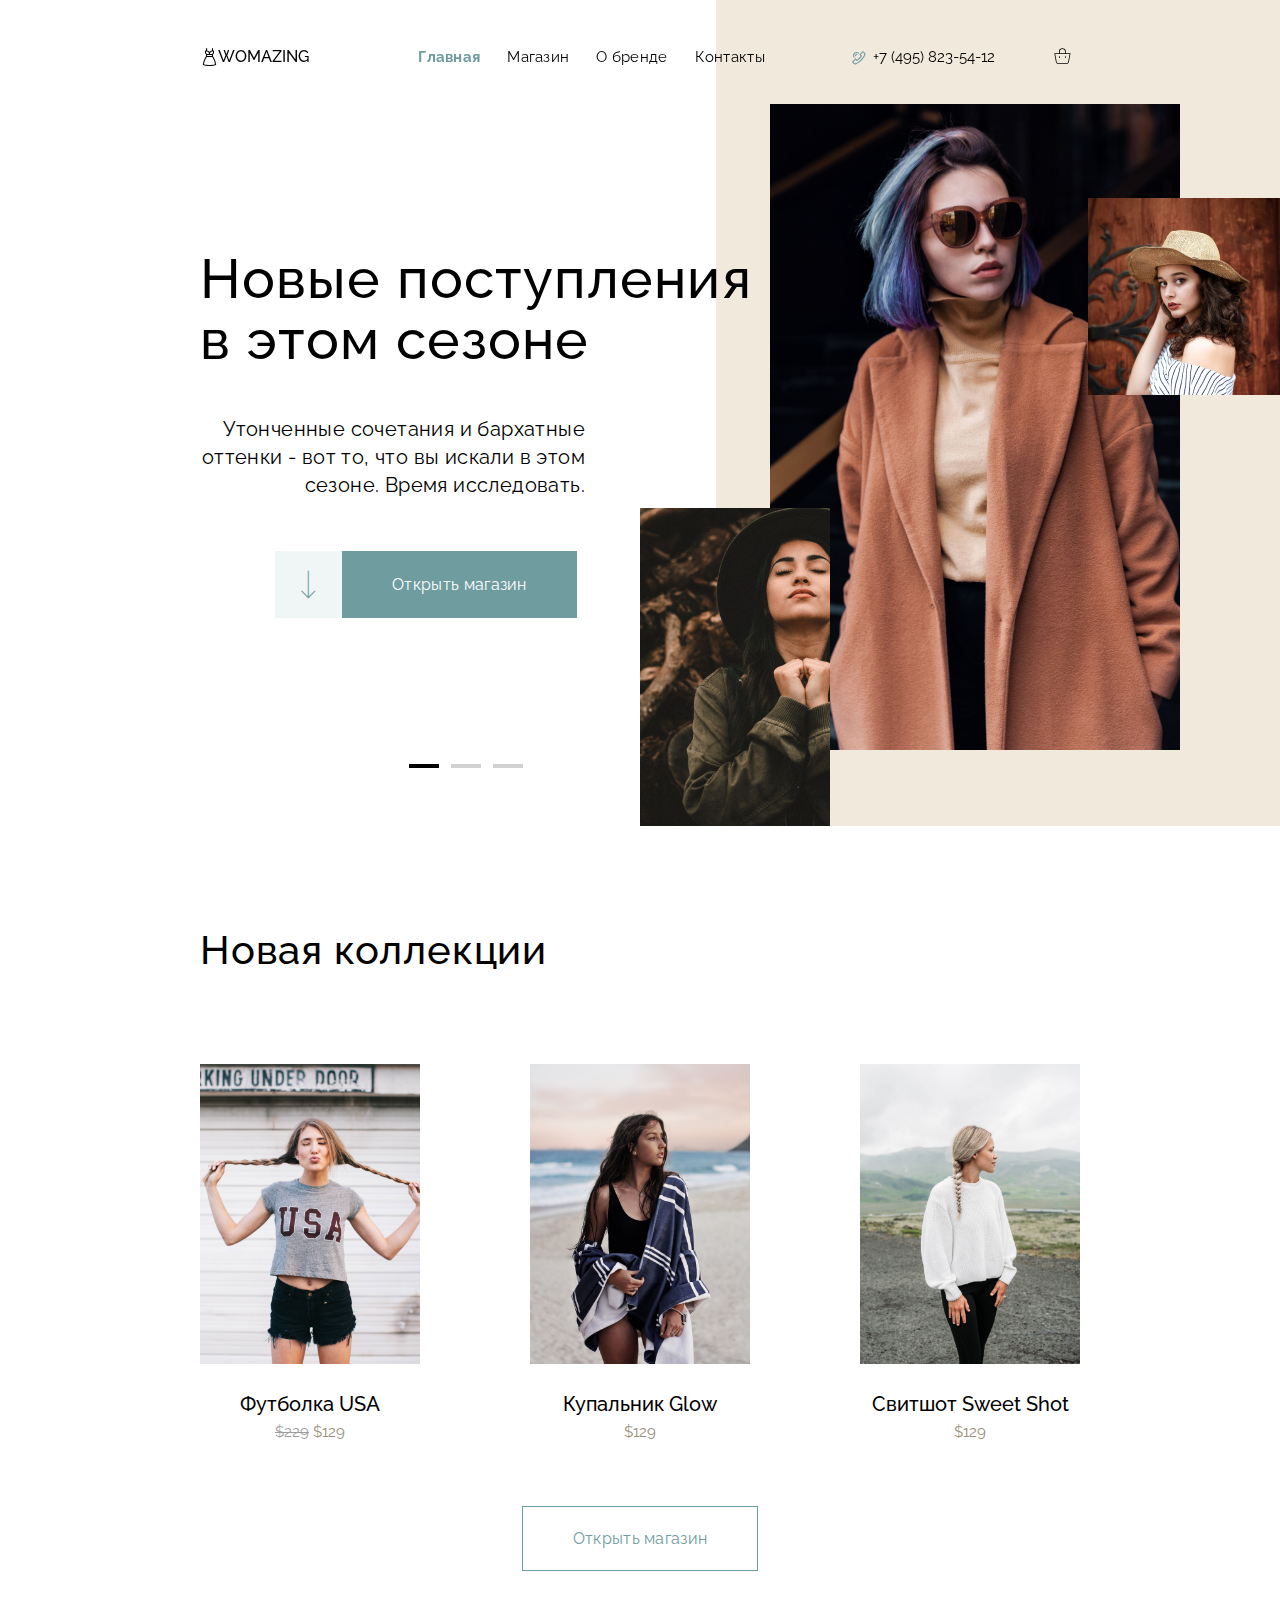
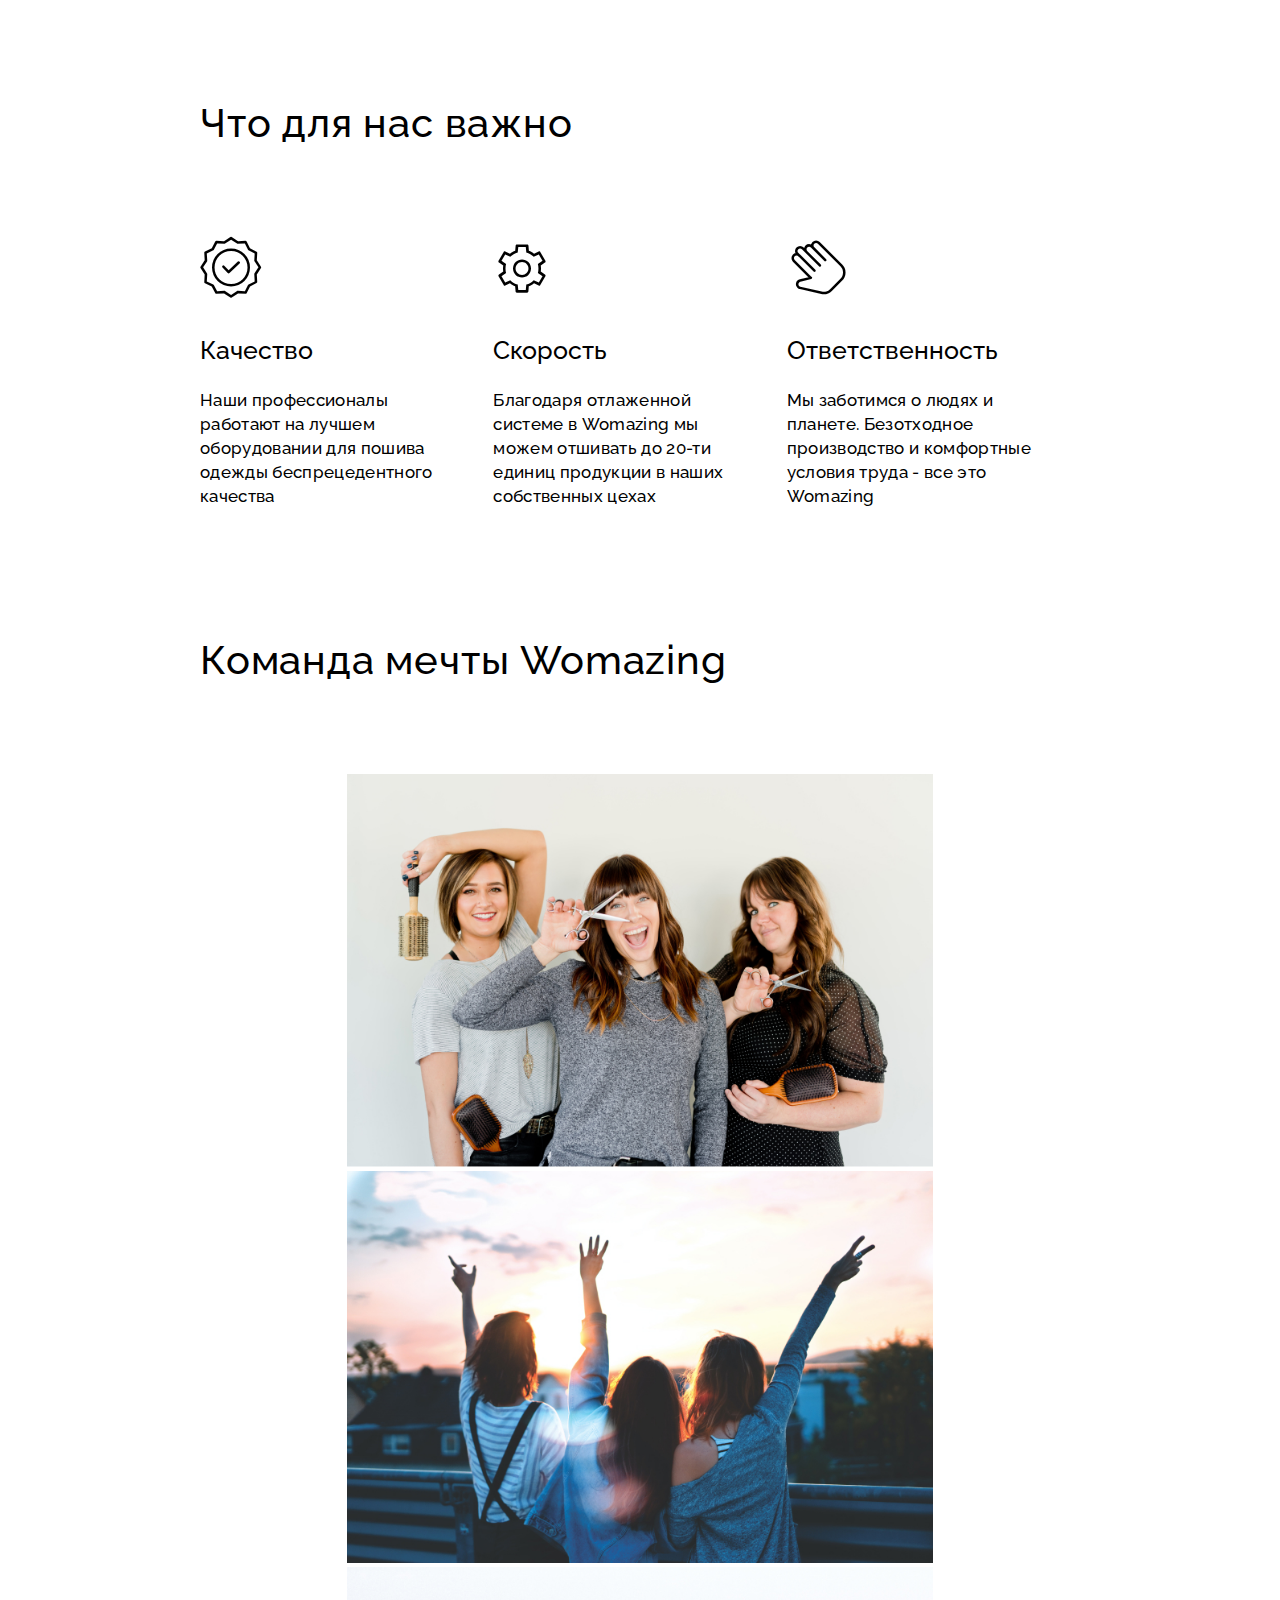
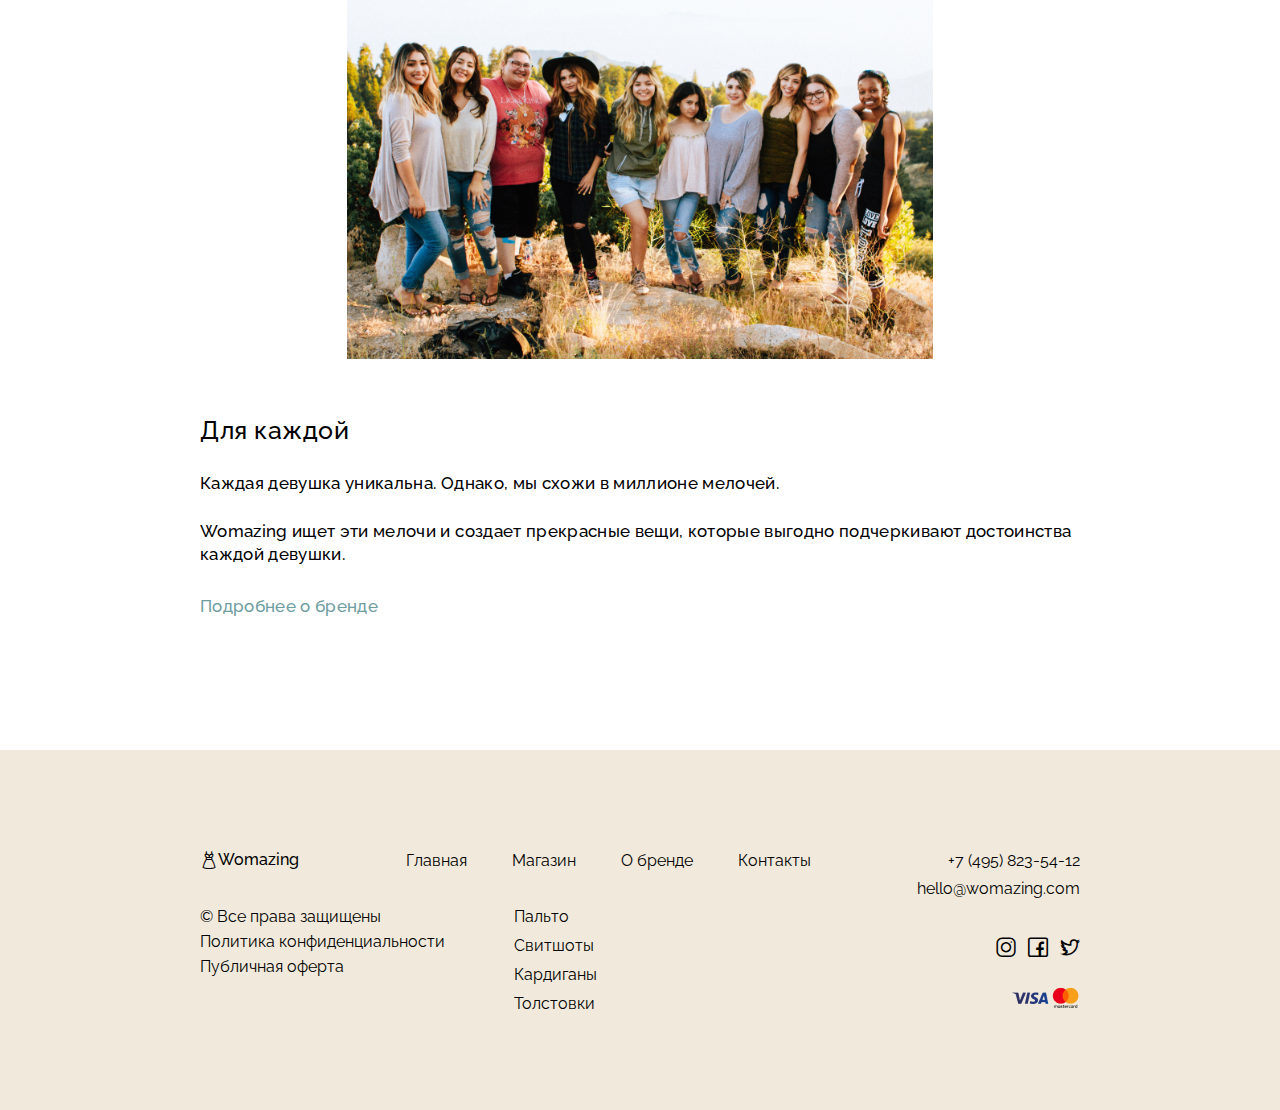
<file: index.html>
<!DOCTYPE html>
<html lang="ru">
<head>
    <meta charset="UTF-8">
    <meta http-equiv="X-UA-Compatible" content="IE=edge">
    <meta name="viewport" content="width=device-width, initial-scale=1.0">
    <title>WOMAZING</title>
    
    <!-- Slick -->
    <link rel="stylesheet" href="slick/slick.css">
    <link rel="stylesheet" href="slick/slick-theme.css">

    <!-- Styles -->
    <link rel="stylesheet" href="src/css/style.css">

</head>
<body>
    <header class="header" id="header">
        <div class="header__wrapper">
            <div class="header__container container">
                <div class="header__body">
                    <div class="header__main">
                        <a href="index.html" class="header__logo"><span class="fa fa-logo"></span> WOMAZING</a>
                    </div>
                    <div class="header__menu menu">
                        <nav class="menu__body">
                            <ul class="menu__list">
                                <li class="menu__item active">
                                    <a href="index.html" class="menu__link">Главная</a>
                                </li>
                                <li class="menu__item">
                                    <a href="shop.html" class="menu__link">Магазин</a>
                                </li>
                                <li class="menu__item">
                                    <a href="brend.html" class="menu__link">О бренде</a>
                                </li>
                                <li class="menu__item">
                                    <a href="contacts.html" class="menu__link">Контакты</a>
                                </li>
                            </ul>
                        </nav>
                    </div>
                    <div class="header__phone phone">
                        <a href="#popup" class="fa fa-phone"></a>
                        <a href="tel:+74958235412" class="phone__link"> +7 (495) 823-54-12</a>
                    </div>
                    <div class="header__cart">
                        <a href="cart.html" class="cart__icon"><span class="fa fa-cart"></span><span class="coutItem">3</span></a>
                    </div>
                    <div class="burger">
                        <span class="line"></span>
                    </div>
                </div>
            </div>
        </div>
    </header>


    <section class="first-screen">
        <div class="first-screen__absolute_bg"></div>
        <div class="first-screen__wrapper">
            <div class="first-screen__container container">
                <div class="first-screen__body">
                    <div class="first-screen__slider slider">
                        <div class="slider__body">
                            <div class="slider__list" id="slide">
                                <div class="slider__item slide-single">
                                    <h1 class="slider__title">Новые поступления в этом сезоне</h1>
                                    <p class="slider__text">Утонченные сочетания и бархатные оттенки - вот то, что вы искали в этом сезоне. Время исследовать.</p>
                                   <div class="slider__btn">
                                        <a href="" class="next-section"><span class="fa fa-arrow-down"></span></a>
                                        <a href="shop.html" class="btn">Открыть магазин</a>
                                   </div>
                                </div>
                                <div class="slider__item slide-single">
                                    <h1 class="slider__title">Что-то новенькое. Мы заждались тебя.</h1>
                                    <p class="slider__text">Надоело искать себя в сером городе? Настало время новых идей, свежих красок и вдохновения с Womazing!</p>
                                   <div class="slider__btn">
                                        <a href="" class="next-section"><span class="fa fa-arrow-down"></span></a>
                                        <a href="shop.html" class="btn">Открыть магазин</a>
                                   </div>
                                </div>
                                <div class="slider__item slide-single">
                                    <h1 class="slider__title">Включай новый сезон с WOMAZING</h1>
                                    <p class="slider__text">Мы обновили ассортимент - легендарные коллекции и новинки от отечественных дизайнеров</p>
                                   <div class="slider__btn">
                                        <a href="" class="next-section"><span class="fa fa-arrow-down"></span></a>
                                        <a href="shop.html" class="btn">Открыть магазин</a>
                                   </div>
                                </div>
                            </div>
                            <div class="slider__point" id="sliderPointEl">
                                <span data-id="0" class="active"></span>
                                <span data-id="1"></span>
                                <span data-id="2"></span>
                            </div>
                        </div>
                    </div>
                    <div class="first-screen__images">
                        <img src="src/images/woman-left.png">
                        <img src="src/images/woman-main.png">
                        <img src="src/images/woman-right.png">
                    </div>
                </div>
            </div>
        </div>
    </section>

    <section class="collection" id="collection">
        <div class="collection__wrapper">
            <div class="collection__container container">
                <div class="colelction__body">
                    <h2>Новая коллекции</h2>
                    <div class="collection__cards card">
                        <div class="card__list">
                            <div class="card__item">
                                <div class="card__body">
                                    <div class="card__img">
                                        <img src="src/images/good1.png" alt="Девушка в футболке">
                                        <div class="card__overlay"><a href="single.html"><span class="fa fa-arrow-right"></span></a></div>
                                    </div>
                                    <h4 class="card__title">Футболка USA</h4>
                                    <div class="card__price price">
                                        <span class="price__old">$229</span>
                                        <span class="price__new">$129</span>
                                    </div>
                                </div>
                            </div>
                            <div class="card__item">
                                <div class="card__body">
                                    <div class="card__img">
                                        <img src="src/images/good2.png" alt="Девушка в купальнике">
                                        <div class="card__overlay"><a href="single.html"><span class="fa fa-arrow-right"></span></a></div>
                                    </div>
                                    <h4 class="card__title">Купальник Glow</h4>
                                    <div class="card__price price">
                                        <span class="price__old"></span>
                                        <span class="price__new">$129</span>
                                    </div>
                                </div>
                            </div>
                            <div class="card__item">
                                <div class="card__body">
                                    <div class="card__img">
                                        <img src="src/images/good3.png" alt="Девушка в свитшотеы">
                                        <div class="card__overlay"><a href="single.html"><span class="fa fa-arrow-right"></span></a></div>
                                    </div>
                                    <h4 class="card__title">Свитшот Sweet Shot</h4>
                                    <div class="card__price price">
                                        <span class="price__old"></span>
                                        <span class="price__new">$129</span>
                                    </div>
                                </div>
                            </div>
                        </div>
                    </div>
                   <div class="collection__link">
                        <a href="shop.html" class="btn-outline collection__btn">Открыть магазин</a>
                   </div>
                </div>
            </div>
        </div>
    </section>

    <section class="advantages">
        <div class="advantages__wrapper">
            <div class="advantages__container container">
                <div class="advantages__body">
                    <h2 class="advantages__title">Что для нас важно</h2>
                    <div class="advantages__list">
                        <div class="advantages__item item">
                            <div class="item__body">
                                <span class="fa fa-quality"></span>
                                <h3 class="item__title">Качество</h3>
                                <p class="item__text">Наши профессионалы работают на лучшем оборудовании для пошива одежды беспрецедентного качества</p>
                            </div>
                        </div>
                        <div class="advantages__item item">
                            <div class="item__body">
                                <span class="fa fa-gear"></span>
                                <h3 class="item__title">Скорость</h3>
                                <p class="item__text">Благодаря отлаженной системе в Womazing мы можем отшивать до 20-ти единиц продукции в наших собственных цехах</p>
                            </div>
                        </div>
                        <div class="advantages__item item">
                            <div class="item__body">
                                <span class="fa fa-hand"></span>
                                <h3 class="item__title">Ответственность</h3>
                                <p class="item__text">Мы заботимся о людях и планете. Безотходное производство и комфортные условия труда - все это Womazing</p>
                            </div>
                        </div>
                    </div>
                </div>
            </div>
        </div>
    </section>

    <section class="team">
        <div class="team__wrapper">
            <div class="team__container container">
                <div class="team__body">
                    <h2 class="team__title">Команда мечты Womazing</h2>
                    <div class="team__main">
                        <div class="team__slider">
                            <div class="slider single-item">
                                <div><img src="src/images/team1.jpg" class="single-slide" alt="Три девушки с ножницами и расчёсками"></div>
                                <div><img src="src/images/team2.jpg" class="single-slide" alt="Три девушки с ножницами и расчёсками"></div>
                                <div><img src="src/images/team3.jpg" class="single-slide" alt="Три девушки с ножницами и расчёсками"></div>
                            </div>
                        </div>
                        <div class="team__text">
                            <div class="team__text-body">
                                <h3 class="text__title">Для каждой</h3>
                                <p class="text__info">Каждая девушка уникальна. Однако, мы схожи в миллионе мелочей.</p>
                                <p class="text__info">Womazing ищет эти мелочи и создает прекрасные вещи, которые выгодно подчеркивают достоинства каждой девушки.</p>
                                <a href="#" class="text__link">Подробнее о бренде</a>
                            </div>
                        </div>
                    </div>
                </div>
            </div>
        </div>
    </section>

    <footer class="footer">
        <div class="footer__wrapper">
            <div class="footer__container container">
                <div class="footer__body">
                    <div class="footer__head">
                        <nav class="footer__nav">
                            <a class="footer__logo"><span class="fa fa-logo"></span>Womazing</a>
                            <div class="footer__menu">
                                <ul class="footer__list">
                                    <li class="footer__item"><a href="#">Главная</a></li>
                                    <li class="footer__item"><a href="#">Магазин</a></li>
                                    <li class="footer__item"><a href="#">О бренде</a></li>
                                    <li class="footer__item"><a href="#">Контакты</a></li>
                                </ul>
                            </div>
                            <div class="footer__callback">
                                <a href="tel:+74958235412" class="footer__phone">+7 (495) 823-54-12</a>
                                <a href="mailto:hello@womazing.com" class="footer__mail">hello@womazing.com</a>
                            </div>   
                        </nav>
                    </div>
                    <div class="footer__foot">
                        <div class="footer__link">
                            <p>&copy; Все права защищены</p>
                            <a href="#">Политика конфиденциальности</a>
                            <a href="#">Публичная оферта</a>
                        </div>
                        <div class="footer__category">
                            <ul class="category__list">
                                <li><a href="#">Пальто</a></li>
                                <li><a href="#">Свитшоты</a></li>
                                <li><a href="#">Кардиганы</a></li>
                                <li><a href="#">Толстовки</a></li>
                            </ul>
                        </div>
                        <div class="footer__other-links">
                            <div class="soc-links">
                                <span class="fa fa-inst"></span>
                                <span class="fa fa-fb"></span>
                                <span class="fa fa-tw"></span>
                            </div>
                            <img src="src/images/visa.png" class="visa" alt="Виза">
                        </div>
                    </div>
                </div>
            </div>
        </div>
    </footer>


    <div id="popup" class="popup">
        <a href="#header" class="popup__area"></a>
        <div class="popup__body">
            <div class="popup__content">
                <a href="#header" class="popup__close"><span class="fa fa-close"></span></a>

                <form class="popup__form" method="POST">
                    <h3>Заказать обратный звонок</h3>
                    <input type="text" placeholder="Имя" >
                    <input type="email" placeholder="E-mail" >
                    <input type="number" placeholder="Телефон" >
                    <input type="button" class="btn" value="Заказать звонок">
                </form> 

                <div class="success__popup" style="display: none;">
                    <h3>Отлично мы скоро вам перезвоним.</h3>
                    <a href="#header" class="btn-outline">Закрыть</a>
                </div>
            </div>
        </div>
    </div>

    <script src="src/js/sliderHeader.js"></script>
    <script src="src/js/scroll.js"></script>
    <!-- <script src="src/js/sliderBottom.js"></script> -->
    
    <script src="https://code.jquery.com/jquery-3.5.1.slim.min.js" integrity="sha256-4+XzXVhsDmqanXGHaHvgh1gMQKX40OUvDEBTu8JcmNs=" crossorigin="anonymous"></script>
    <script src="slick/slick.min.js"></script>
    <script src="src/js/script.js"></script>
    <script src="src/js/slick-setting.js"></script>
</body>
</html>
</file>
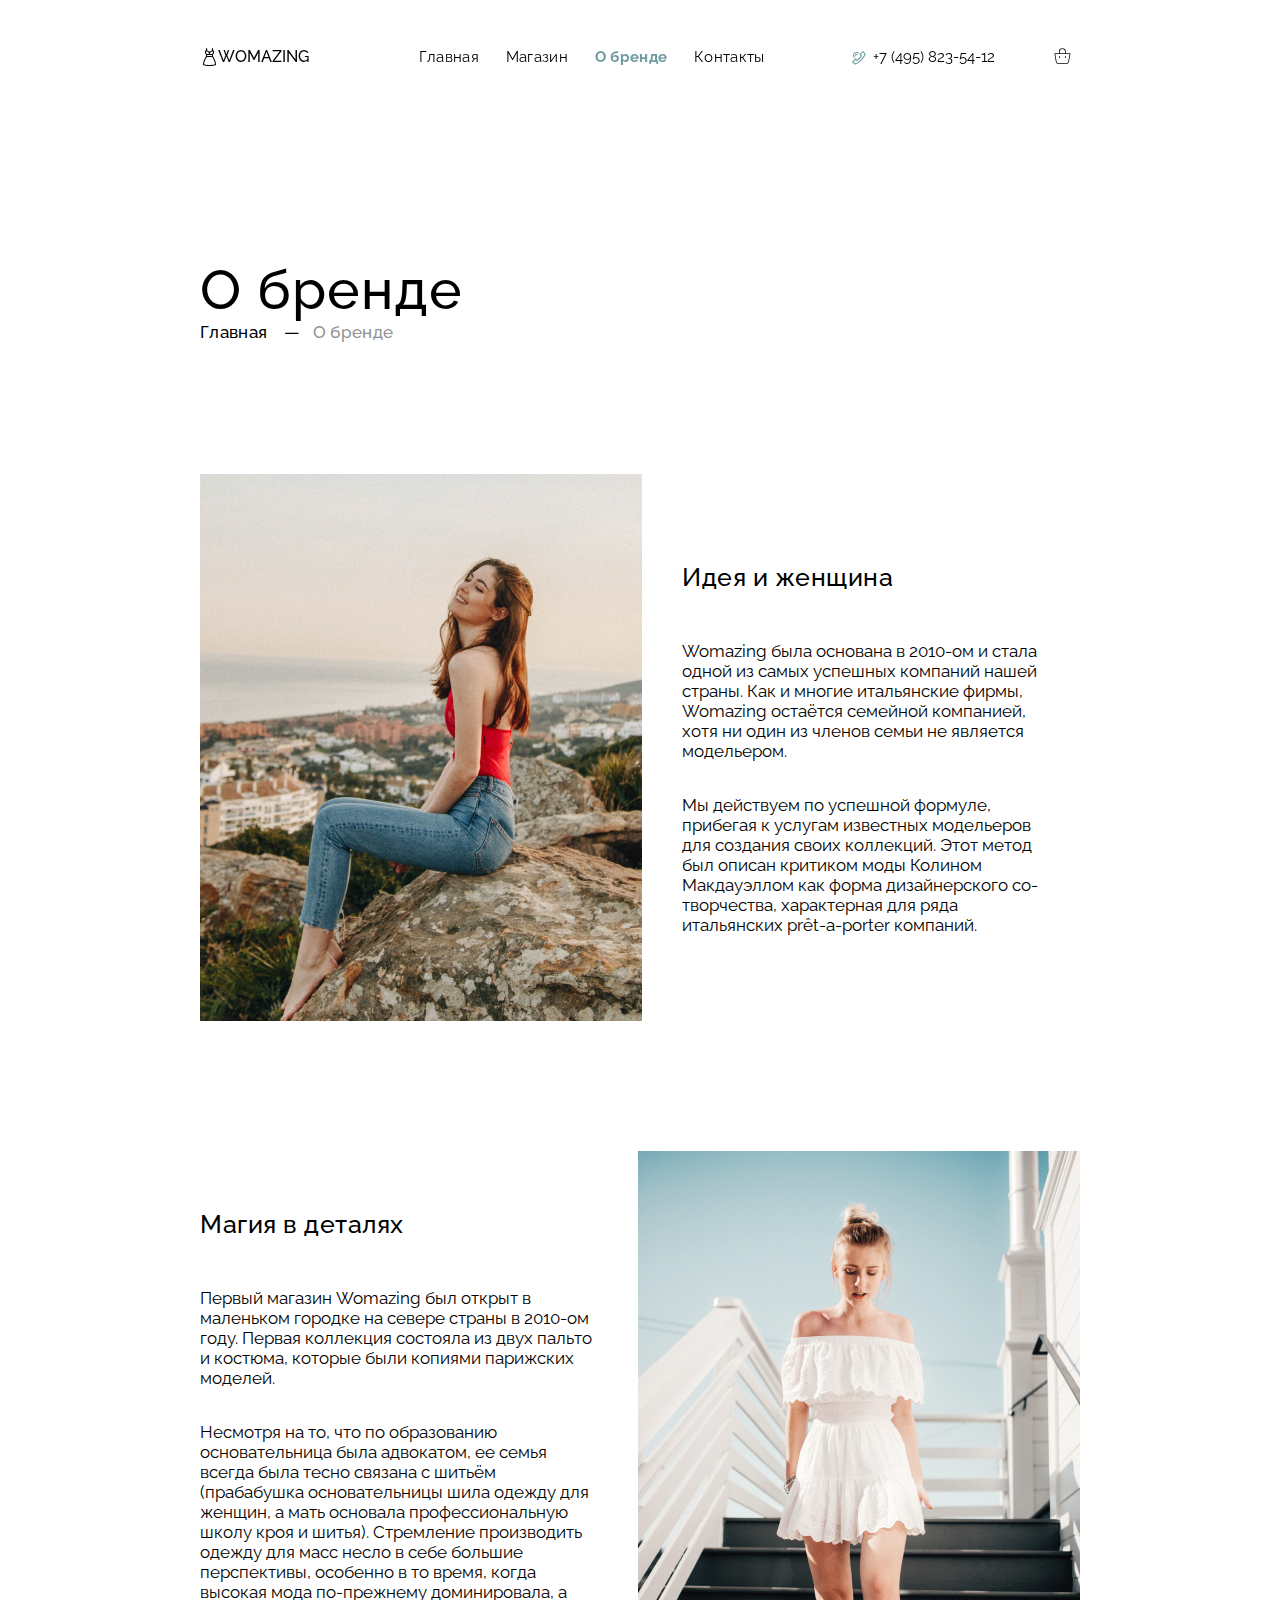
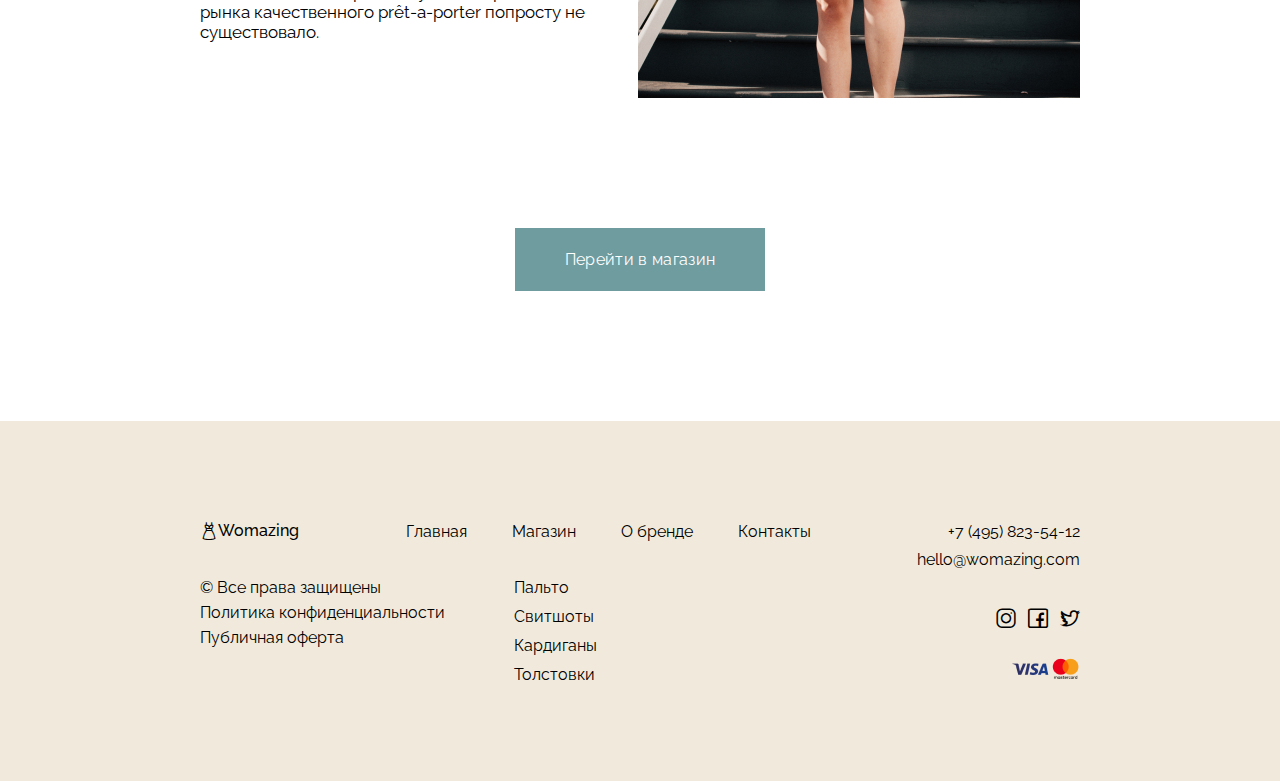
<file: brend.html>
<!DOCTYPE html>
<html lang="ru">
<head>
    <meta charset="UTF-8">
    <meta http-equiv="X-UA-Compatible" content="IE=edge">
    <meta name="viewport" content="width=device-width, initial-scale=1.0">
    <title>WOMAZING | О бренде</title>

    <!-- Styles -->
    <link rel="stylesheet" href="src/css/brend.css">

</head>
<body>
    <header class="header" id="header">
        <div class="header__wrapper">
            <div class="header__container container">
                <div class="header__body">
                    <div class="header__main">
                        <a href="index.html" class="header__logo"><span class="fa fa-logo"></span> WOMAZING</a>
                    </div>
                    <div class="header__menu menu">
                        <nav class="menu__body">
                            <ul class="menu__list">
                                <li class="menu__item">
                                    <a href="index.html" class="menu__link">Главная</a>
                                </li>
                                <li class="menu__item">
                                    <a href="shop.html" class="menu__link">Магазин</a>
                                </li>
                                <li class="menu__item active">
                                    <a href="brend.html" class="menu__link">О бренде</a>
                                </li>
                                <li class="menu__item">
                                    <a href="contacts.html" class="menu__link">Контакты</a>
                                </li>
                            </ul>
                        </nav>
                    </div>
                    <div class="header__phone phone">
                        <a href="#popup" class="fa fa-phone"></a>
                        <a href="tel:+74958235412" class="phone__link"> +7 (495) 823-54-12</a>
                    </div>
                    <div class="header__cart">
                        <a href="cart.html" class="cart__icon"><span class="fa fa-cart"></span></a>
                    </div>
                    <div class="burger">
                        <span class="line"></span>
                    </div>
                </div>
            </div>
        </div>
    </header>

    <section class="breadcrumbs">
        <div class="breadcrumbs__container container">
            <div class="breadcrumbs__body">
                <h1 class="breadcrumbs__title">О бренде</h1>
                <nav class="breadcrumbs__nav">
                    <a href="index.html">Главная</a>
                    <a>О бренде</a>
                </nav>
            </div>
        </div>
    </section>

    <section class="brend">
        <div class="brend__wrapper">
            <div class="brend__container container">
                <div class="brend__body">
                    <div class="brend__first">
                        <img src="src/images/idea.png" alt="">
                        <div class="__text">
                            <h3>Идея и женщина</h3>
                            <p>Womazing была основана в 2010-ом и стала одной из самых успешных компаний нашей страны. Как и многие итальянские фирмы, Womazing остаётся семейной компанией, хотя ни один из членов семьи не является модельером.</p>
                            <p>Мы действуем по успешной формуле, прибегая к услугам известных модельеров для создания своих коллекций. Этот метод был описан критиком моды Колином Макдауэллом как форма дизайнерского со-творчества, характерная для ряда итальянских prêt-a-porter компаний.</p>
                        </div>
                    </div>
                    <div class="brend__second">
                        <img src="src/images/magic.png" alt="">
                        <div class="__text">
                            <h3>Магия в деталях</h3>
                            <p>Первый магазин Womazing был открыт в маленьком городке на севере страны в 2010-ом году. Первая коллекция состояла из двух пальто и костюма, которые были копиями парижских моделей.</p>
                            <p>Несмотря на то, что по образованию основательница была адвокатом, ее семья всегда была тесно связана с шитьём (прабабушка основательницы шила одежду для женщин, а мать основала профессиональную школу кроя и шитья). Стремление производить одежду для масс несло в себе большие перспективы, особенно в то время, когда высокая мода по-прежнему доминировала, а рынка качественного prêt-a-porter попросту не существовало. </p>
                        </div>
                    </div>
                   <div class="brend__link">
                        <a href="shop.html" class="btn">Перейти в магазин</a>
                   </div>
                </div>
            </div>
        </div>
    </section>

    <footer class="footer">
        <div class="footer__wrapper">
            <div class="footer__container container">
                <div class="footer__body">
                    <div class="footer__head">
                        <nav class="footer__nav">
                            <a class="footer__logo"><span class="fa fa-logo"></span>Womazing</a>
                            <div class="footer__menu">
                                <ul class="footer__list">
                                    <li class="footer__item"><a href="#">Главная</a></li>
                                    <li class="footer__item"><a href="#">Магазин</a></li>
                                    <li class="footer__item"><a href="#">О бренде</a></li>
                                    <li class="footer__item"><a href="#">Контакты</a></li>
                                </ul>
                            </div>
                            <div class="footer__callback">
                                <a href="tel:+74958235412" class="footer__phone">+7 (495) 823-54-12</a>
                                <a href="mailto:hello@womazing.com" class="footer__mail">hello@womazing.com</a>
                            </div>   
                        </nav>
                    </div>
                    <div class="footer__foot">
                        <div class="footer__link">
                            <p>&copy; Все права защищены</p>
                            <a href="#">Политика конфиденциальности</a>
                            <a href="#">Публичная оферта</a>
                        </div>
                        <div class="footer__category">
                            <ul class="category__list">
                                <li><a href="#">Пальто</a></li>
                                <li><a href="#">Свитшоты</a></li>
                                <li><a href="#">Кардиганы</a></li>
                                <li><a href="#">Толстовки</a></li>
                            </ul>
                        </div>
                        <div class="footer__other-links">
                            <div class="soc-links">
                                <span class="fa fa-inst"></span>
                                <span class="fa fa-fb"></span>
                                <span class="fa fa-tw"></span>
                            </div>
                            <img src="src/images/visa.png" class="visa" alt="Виза">
                        </div>
                    </div>
                </div>
            </div>
        </div>
    </footer>

    <div id="popup" class="popup">
        <a href="#header" class="popup__area"></a>
        <div class="popup__body">
            <div class="popup__content">
                <a href="#header" class="popup__close"><span class="fa fa-close"></span></a>
                <form class="popup__form" method="POST" action="#">
                    <h3>Заказать обратный звонок</h3>
                    <input type="text" placeholder="Имя" required>
                    <input type="email" placeholder="E-mail" required>
                    <input type="number" placeholder="Телефон" required>
                    <input type="submit" class="btn" value="Заказать звонок">
                </form> 


                <!-- <h3>Отлично мы скоро вам перезвоним.</h3>
                <a href="#header" class="btn-outline">Закрыть</a> -->
            </div>
        </div>
    </div>

    <script src="src/js/scroll.js"></script>
    <script src="src/js/script.js"></script>
</body>
</html>
</file>
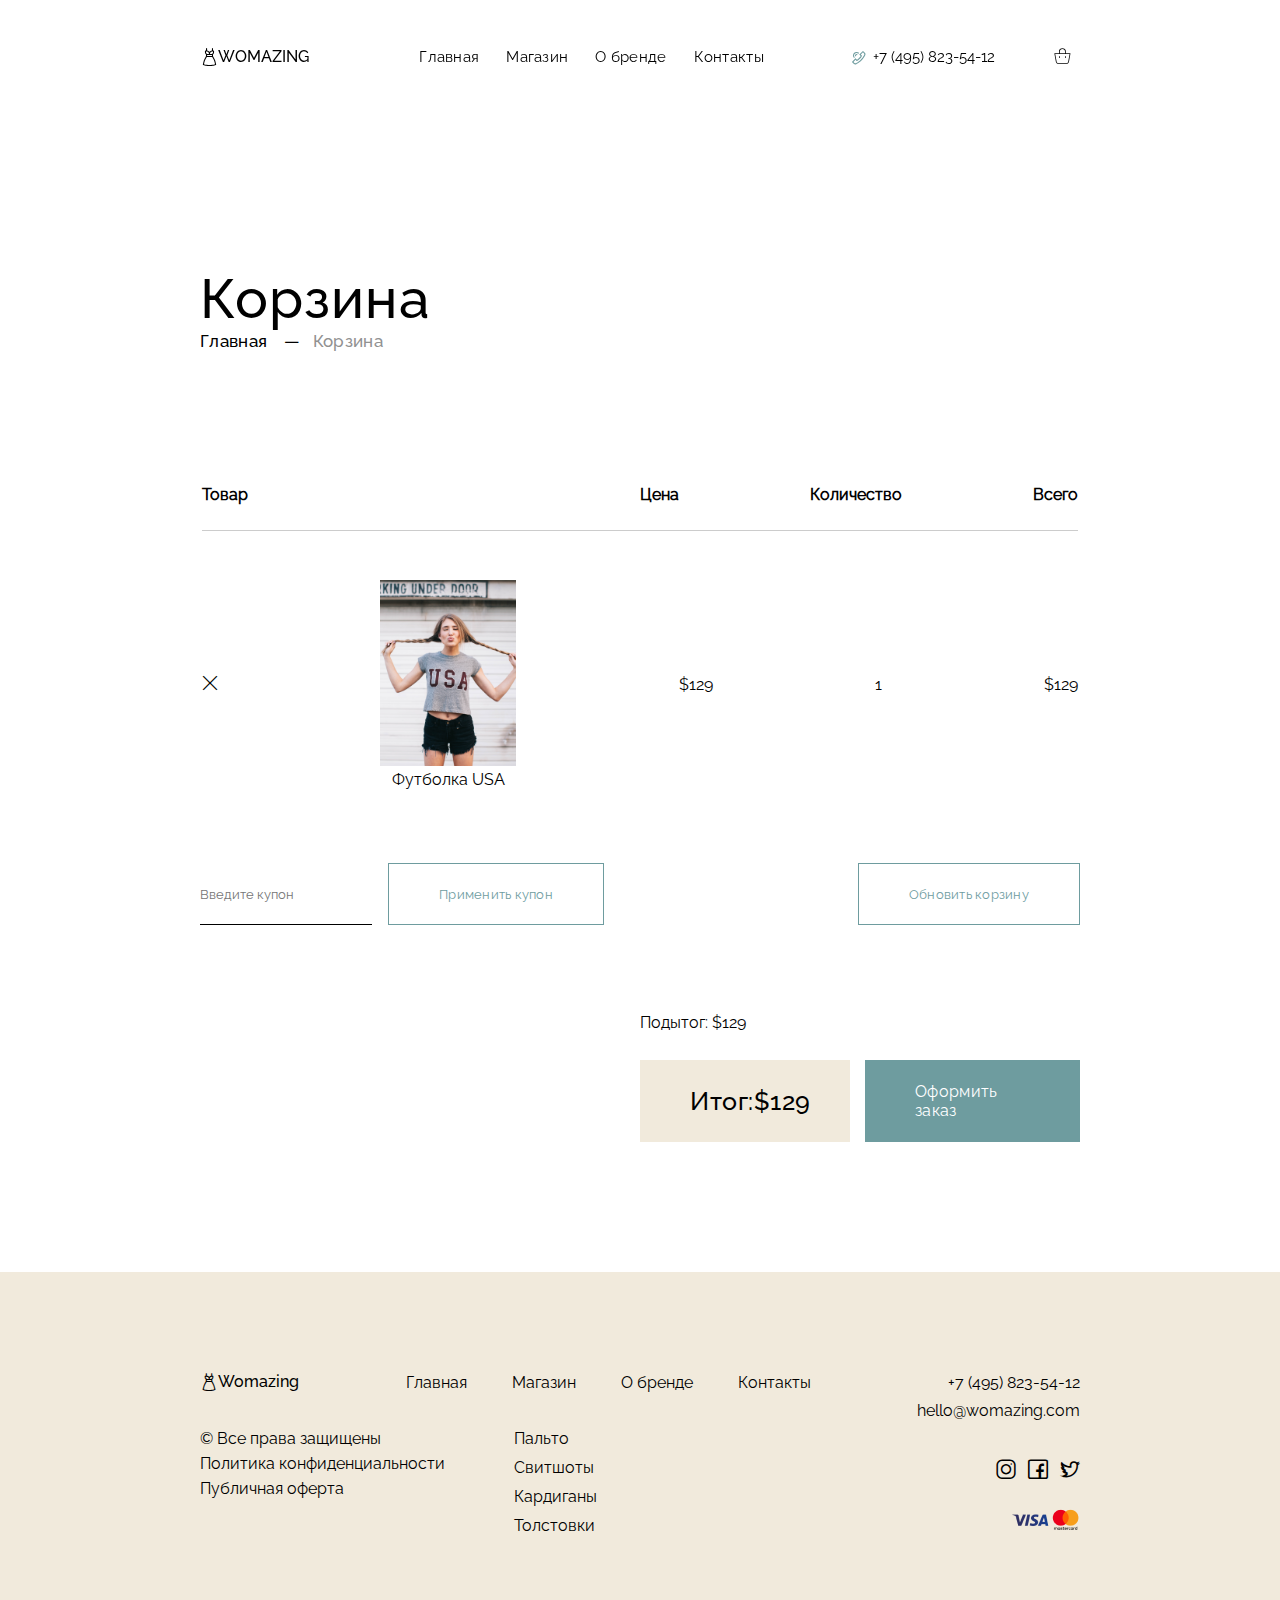
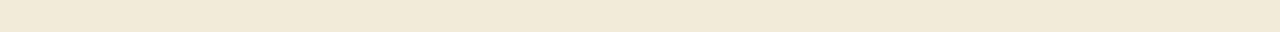
<file: cart.html>
<!DOCTYPE html>
<html lang="ru">
<head>
    <meta charset="UTF-8">
    <meta http-equiv="X-UA-Compatible" content="IE=edge">
    <meta name="viewport" content="width=device-width, initial-scale=1.0">
    <title>WOMAZING | Корзина</title>

    <!-- Styles -->
    <link rel="stylesheet" href="src/css/cart.css">

</head>
<body>
    <header class="header" id="header">
        <div class="header__wrapper">
            <div class="header__container container">
                <div class="header__body">
                    <div class="header__main">
                        <a href="index.html" class="header__logo"><span class="fa fa-logo"></span> WOMAZING</a>
                    </div>
                    <div class="header__menu menu">
                        <nav class="menu__body">
                            <ul class="menu__list">
                                <li class="menu__item">
                                    <a href="index.html" class="menu__link">Главная</a>
                                </li>
                                <li class="menu__item">
                                    <a href="shop.html" class="menu__link">Магазин</a>
                                </li>
                                <li class="menu__item">
                                    <a href="brend.html" class="menu__link">О бренде</a>
                                </li>
                                <li class="menu__item">
                                    <a href="contacts.html" class="menu__link">Контакты</a>
                                </li>
                            </ul>
                        </nav>
                    </div>
                    <div class="header__phone phone">
                        <a href="#popup" class="fa fa-phone"></a>
                        <a href="tel:+74958235412" class="phone__link"> +7 (495) 823-54-12</a>
                    </div>
                    <div class="header__cart">
                        <a href="cart.html" class="cart__icon"><span class="fa fa-cart"></span></a>
                    </div>
                    <div class="burger">
                        <span class="line"></span>
                    </div>
                </div>
            </div>
        </div>
    </header>

    <section class="breadcrumbs">
        <div class="breadcrumbs__container container">
            <div class="breadcrumbs__body">
                <h1 class="breadcrumbs__title">Корзина</h1>
                <nav class="breadcrumbs__nav">
                    <a href="index.html">Главная</a>
                    <a>Корзина</a>
                </nav>
            </div>
        </div>
    </section>

    <section class="cart">
        <div class="cart__wrapper">
            <div class="cart__container container">
                <div class="cart__body">
                    <table class="cart__info">
                        <thead>
                            <tr>
                                <th>Товар</th>
                                <th></th>
                                <th></th>
                                <th>Цена</th>
                                <th>Количество</th>
                                <th>Всего</th>
                            </tr>
                        </thead>
                        <tbody>
                            <tr>
                                <td><span class="fa fa-close"></span></td>
                                <td class="order"><img src="src/images/good1.png"><p>Футболка USA</p></td>
                                <td><p class="price">$129</p></td>
                                <td><p class="cout">1</p></td>
                                <td><p class="price">$129</p></td>
                            </tr>
                        </tbody>
                    </table>
                    <div class="cart__submenu">
                        <form>
                            <input type="text" placeholder="Введите купон">
                            <input type="submit" value="Применить купон" class="btn-outline">
                        </form>
                        <button class="btn-outline">Обновить корзину</button>
                    </div>
                    <div class="cart__result">
                        <p class="subresult">Подытог: <span>$129</span></p>
                        <div class="result__foot">
                            <p class="result__summ">Итог: <span>$129</span></p>
                            <a href="checkout.html" class="btn">Оформить заказ</a>
                        </div>
                    </div>
                </div>
            </div>
        </div>
    </section>

    <footer class="footer">
        <div class="footer__wrapper">
            <div class="footer__container container">
                <div class="footer__body">
                    <div class="footer__head">
                        <nav class="footer__nav">
                            <a class="footer__logo"><span class="fa fa-logo"></span>Womazing</a>
                            <div class="footer__menu">
                                <ul class="footer__list">
                                    <li class="footer__item"><a href="#">Главная</a></li>
                                    <li class="footer__item"><a href="#">Магазин</a></li>
                                    <li class="footer__item"><a href="#">О бренде</a></li>
                                    <li class="footer__item"><a href="#">Контакты</a></li>
                                </ul>
                            </div>
                            <div class="footer__callback">
                                <a href="tel:+74958235412" class="footer__phone">+7 (495) 823-54-12</a>
                                <a href="mailto:hello@womazing.com" class="footer__mail">hello@womazing.com</a>
                            </div>   
                        </nav>
                    </div>
                    <div class="footer__foot">
                        <div class="footer__link">
                            <p>&copy; Все права защищены</p>
                            <a href="#">Политика конфиденциальности</a>
                            <a href="#">Публичная оферта</a>
                        </div>
                        <div class="footer__category">
                            <ul class="category__list">
                                <li><a href="#">Пальто</a></li>
                                <li><a href="#">Свитшоты</a></li>
                                <li><a href="#">Кардиганы</a></li>
                                <li><a href="#">Толстовки</a></li>
                            </ul>
                        </div>
                        <div class="footer__other-links">
                            <div class="soc-links">
                                <span class="fa fa-inst"></span>
                                <span class="fa fa-fb"></span>
                                <span class="fa fa-tw"></span>
                            </div>
                            <img src="src/images/visa.png" class="visa" alt="Виза">
                        </div>
                    </div>
                </div>
            </div>
        </div>
    </footer>

    <div id="popup" class="popup">
        <a href="#header" class="popup__area"></a>
        <div class="popup__body">
            <div class="popup__content">
                <a href="#header" class="popup__close"><span class="fa fa-close"></span></a>
                <form class="popup__form" method="POST" action="#">
                    <h3>Заказать обратный звонок</h3>
                    <input type="text" placeholder="Имя" required>
                    <input type="email" placeholder="E-mail" required>
                    <input type="number" placeholder="Телефон" required>
                    <input type="submit" class="btn" value="Заказать звонок">
                </form> 


                <!-- <h3>Отлично мы скоро вам перезвоним.</h3>
                <a href="#header" class="btn-outline">Закрыть</a> -->
            </div>
        </div>
    </div>

    <script src="src/js/scroll.js"></script>
    <script src="src/js/script.js"></script>
</body>
</html>
</file>
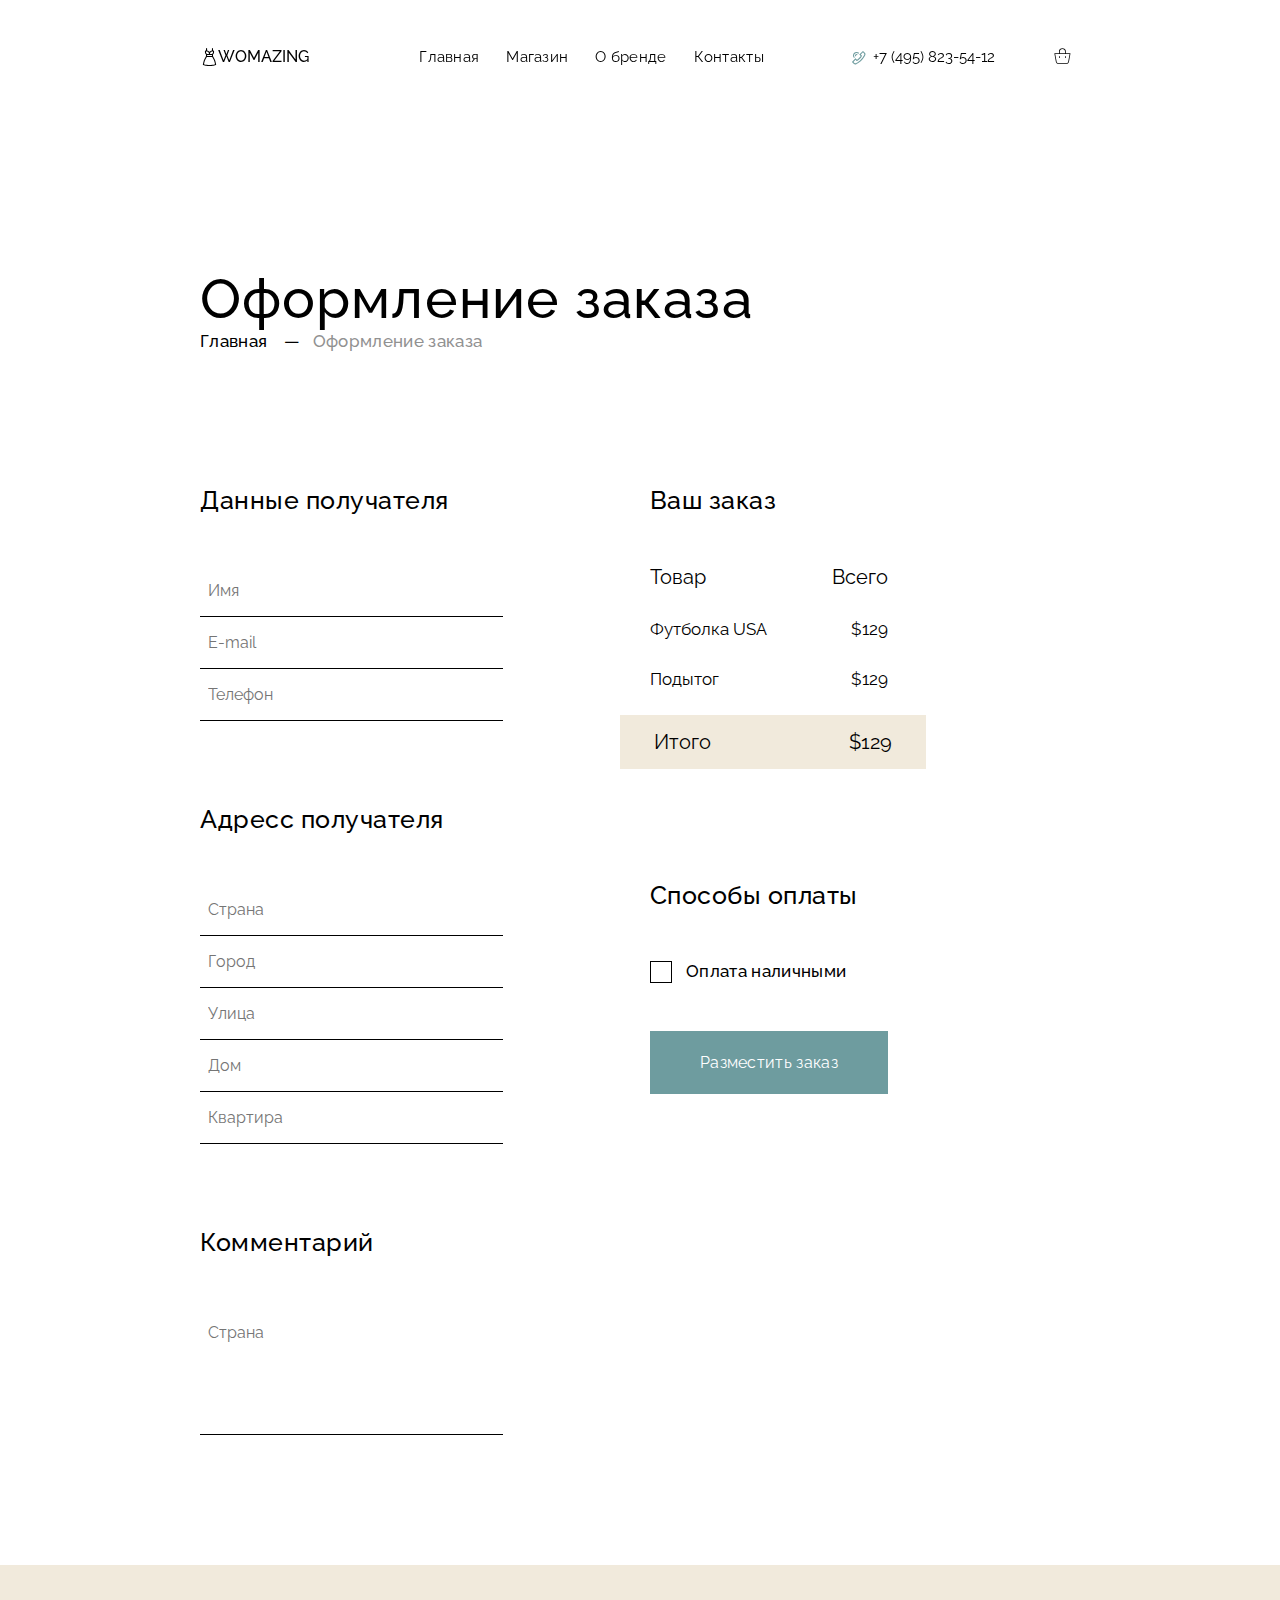
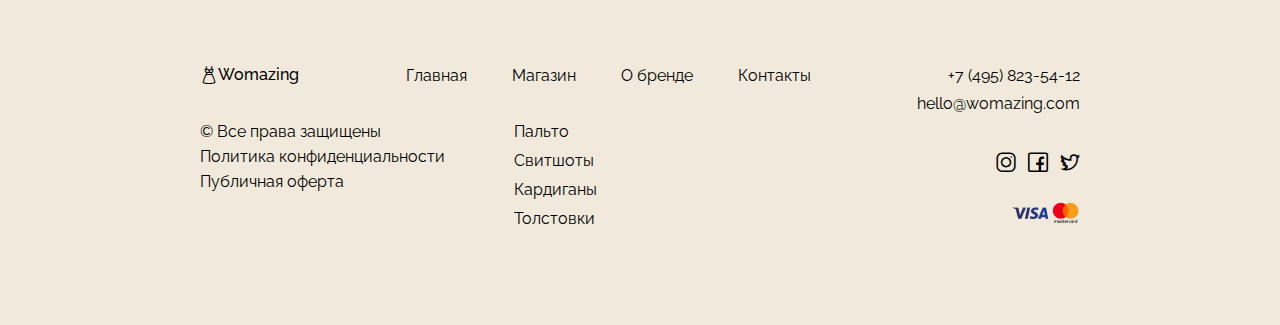
<file: checkout.html>
<!DOCTYPE html>
<html lang="ru">
<head>
    <meta charset="UTF-8">
    <meta http-equiv="X-UA-Compatible" content="IE=edge">
    <meta name="viewport" content="width=device-width, initial-scale=1.0">
    <title>WOMAZING | Оформление заказа</title>

    <!-- Styles -->
    <link rel="stylesheet" href="src/css/checkout.css">

</head>
<body>
    <header class="header" id="header">
        <div class="header__wrapper">
            <div class="header__container container">
                <div class="header__body">
                    <div class="header__main">
                        <a href="index.html" class="header__logo"><span class="fa fa-logo"></span> WOMAZING</a>
                    </div>
                    <div class="header__menu menu">
                        <nav class="menu__body">
                            <ul class="menu__list">
                                <li class="menu__item">
                                    <a href="index.html" class="menu__link">Главная</a>
                                </li>
                                <li class="menu__item">
                                    <a href="shop.html" class="menu__link">Магазин</a>
                                </li>
                                <li class="menu__item">
                                    <a href="brend.html" class="menu__link">О бренде</a>
                                </li>
                                <li class="menu__item">
                                    <a href="contacts.html" class="menu__link">Контакты</a>
                                </li>
                            </ul>
                        </nav>
                    </div>
                    <div class="header__phone phone">
                        <a href="#popup" class="fa fa-phone"></a>
                        <a href="tel:+74958235412" class="phone__link"> +7 (495) 823-54-12</a>
                    </div>
                    <div class="header__cart">
                        <a href="cart.html" class="cart__icon"><span class="fa fa-cart"></span></a>
                    </div>
                    <div class="burger">
                        <span class="line"></span>
                    </div>
                </div>
            </div>
        </div>
    </header>

    <section class="breadcrumbs">
        <div class="breadcrumbs__container container">
            <div class="breadcrumbs__body">
                <h1 class="breadcrumbs__title">Оформление заказа</h1>
                <nav class="breadcrumbs__nav">
                    <a href="index.html">Главная</a>
                    <a>Оформление заказа</a>
                </nav>
            </div>
        </div>
    </section>

    <section class="checkout">
        <div class="checkout__wrapper">
            <div class="checkout__container container">
                <div class="checkout__body">
                    <form>
                        <div class="checkout__form">
                            <h3>Данные получателя</h3>
                            <input type="text" placeholder="Имя">
                            <input type="email" placeholder="E-mail">
                            <input type="number" placeholder="Телефон">
                            <h3>Адресс получателя</h3>
                            <input type="text" placeholder="Страна">
                            <input type="text" placeholder="Город">
                            <input type="text" placeholder="Улица">
                            <input type="text" placeholder="Дом">
                            <input type="text" placeholder="Квартира">
                            <h3>Комментарий</h3>
                            <textarea cols="30" rows="5" placeholder="Страна"></textarea>
                        </div>
                        <div class="checkout__info">
                            <h3>Ваш заказ</h3>
                            <ul class="order__list">
                                <li><p>Товар</p><span>Всего</span></li>
                                <li><p>Футболка USA</p><span>$129</span></li>
                                <li><p>Подытог</p><span>$129</span></li>
                                <li><p>Итого</p><span>$129</span></li>
                            </ul>
                            <h3 class="method-payment">Способы оплаты</h3>
                            <label>
                                <input type="checkbox" class="checkbox">
                                <span class="fake"></span>
                                <span>Оплата наличными</span>
                            </label>
                            <a href="success.html" class="btn">Разместить заказ</a> 
                        </div>
                    </form>
                </div>
            </div>
        </div>
    </section>

    <footer class="footer">
        <div class="footer__wrapper">
            <div class="footer__container container">
                <div class="footer__body">
                    <div class="footer__head">
                        <nav class="footer__nav">
                            <a class="footer__logo"><span class="fa fa-logo"></span>Womazing</a>
                            <div class="footer__menu">
                                <ul class="footer__list">
                                    <li class="footer__item"><a href="#">Главная</a></li>
                                    <li class="footer__item"><a href="#">Магазин</a></li>
                                    <li class="footer__item"><a href="#">О бренде</a></li>
                                    <li class="footer__item"><a href="#">Контакты</a></li>
                                </ul>
                            </div>
                            <div class="footer__callback">
                                <a href="tel:+74958235412" class="footer__phone">+7 (495) 823-54-12</a>
                                <a href="mailto:hello@womazing.com" class="footer__mail">hello@womazing.com</a>
                            </div>   
                        </nav>
                    </div>
                    <div class="footer__foot">
                        <div class="footer__link">
                            <p>&copy; Все права защищены</p>
                            <a href="#">Политика конфиденциальности</a>
                            <a href="#">Публичная оферта</a>
                        </div>
                        <div class="footer__category">
                            <ul class="category__list">
                                <li><a href="#">Пальто</a></li>
                                <li><a href="#">Свитшоты</a></li>
                                <li><a href="#">Кардиганы</a></li>
                                <li><a href="#">Толстовки</a></li>
                            </ul>
                        </div>
                        <div class="footer__other-links">
                            <div class="soc-links">
                                <span class="fa fa-inst"></span>
                                <span class="fa fa-fb"></span>
                                <span class="fa fa-tw"></span>
                            </div>
                            <img src="src/images/visa.png" class="visa" alt="Виза">
                        </div>
                    </div>
                </div>
            </div>
        </div>
    </footer>

    <div id="popup" class="popup">
        <a href="#header" class="popup__area"></a>
        <div class="popup__body">
            <div class="popup__content">
                <a href="#header" class="popup__close"><span class="fa fa-close"></span></a>
                <form class="popup__form" method="POST" action="#">
                    <h3>Заказать обратный звонок</h3>
                    <input type="text" placeholder="Имя" required>
                    <input type="email" placeholder="E-mail" required>
                    <input type="number" placeholder="Телефон" required>
                    <input type="submit" class="btn" value="Заказать звонок">
                </form> 


                <!-- <h3>Отлично мы скоро вам перезвоним.</h3>
                <a href="#header" class="btn-outline">Закрыть</a> -->
            </div>
        </div>
    </div>

    <script src="src/js/scroll.js"></script>
    <script src="src/js/script.js"></script>
</body>
</html>
</file>
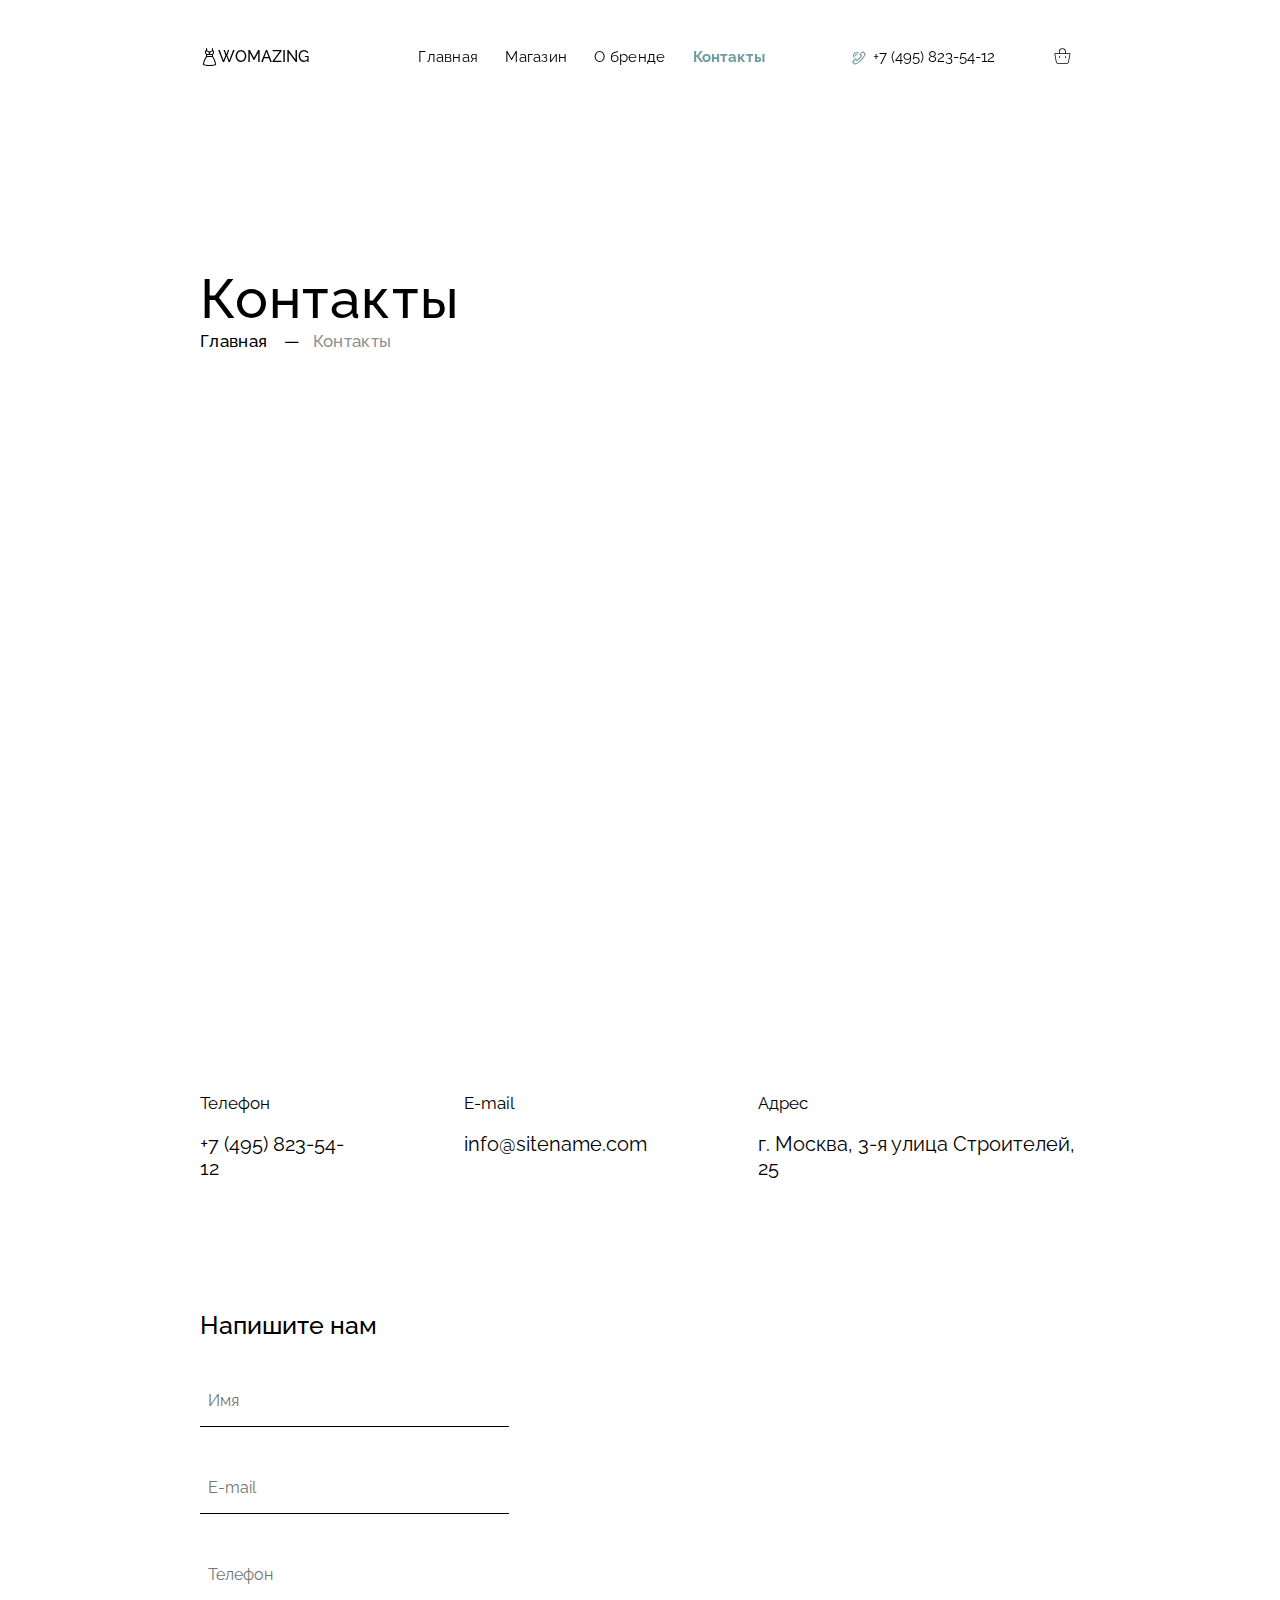
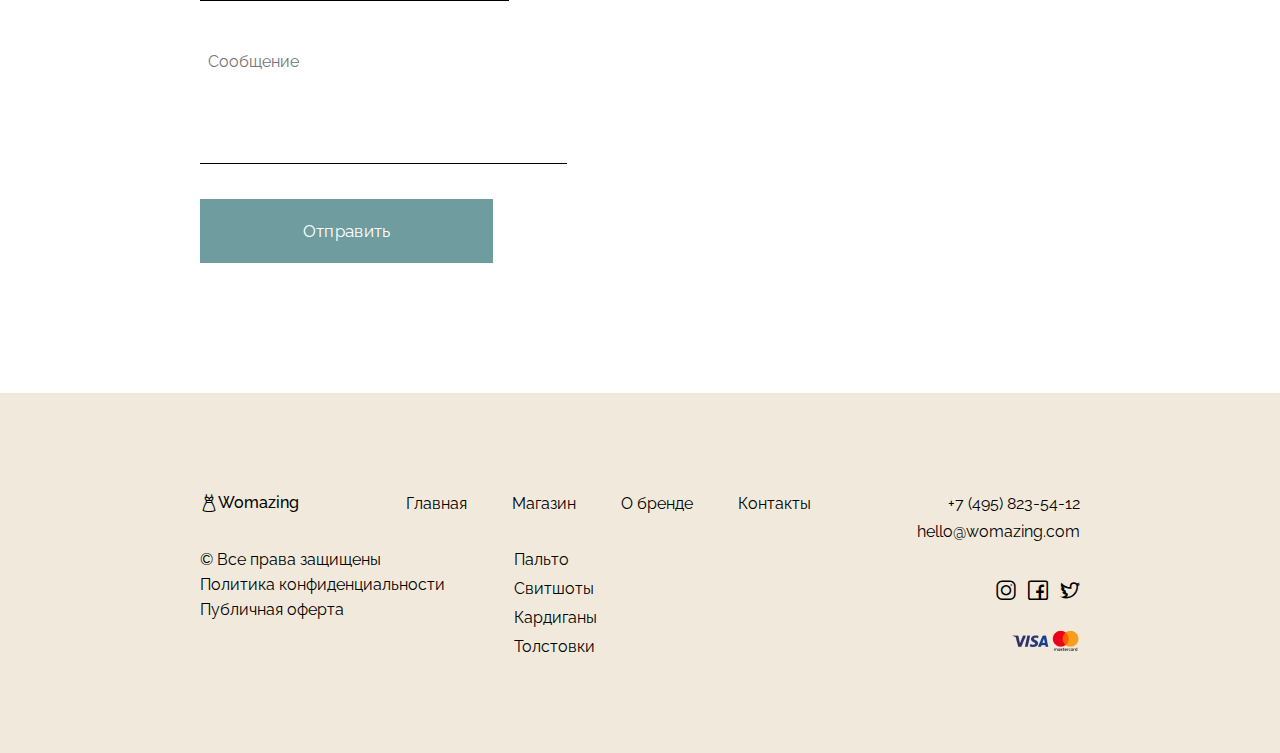
<file: contacts.html>
<!DOCTYPE html>
<html lang="ru">
<head>
    <meta charset="UTF-8">
    <meta http-equiv="X-UA-Compatible" content="IE=edge">
    <meta name="viewport" content="width=device-width, initial-scale=1.0">
    <title>WOMAZING | Контакты</title>

    <!-- Styles -->
    <link rel="stylesheet" href="src/css/contacts.css">

</head>
<body>
    <header class="header" id="header">
        <div class="header__wrapper">
            <div class="header__container container">
                <div class="header__body">
                    <div class="header__main">
                        <a href="index.html" class="header__logo"><span class="fa fa-logo"></span> WOMAZING</a>
                    </div>
                    <div class="header__menu menu">
                        <nav class="menu__body">
                            <ul class="menu__list">
                                <li class="menu__item">
                                    <a href="index.html" class="menu__link">Главная</a>
                                </li>
                                <li class="menu__item">
                                    <a href="shop.html" class="menu__link">Магазин</a>
                                </li>
                                <li class="menu__item">
                                    <a href="brend.html" class="menu__link">О бренде</a>
                                </li>
                                <li class="menu__item active">
                                    <a href="contacts.html" class="menu__link">Контакты</a>
                                </li>
                            </ul>
                        </nav>
                    </div>
                    <div class="header__phone phone">
                        <a href="#popup" class="fa fa-phone"></a>
                        <a href="tel:+74958235412" class="phone__link"> +7 (495) 823-54-12</a>
                    </div>
                    <div class="header__cart">
                        <a href="cart.html" class="cart__icon"><span class="fa fa-cart"></span></a>
                    </div>
                    <div class="burger">
                        <span class="line"></span>
                    </div>
                </div>
            </div>
        </div>
    </header>

    <section class="breadcrumbs">
        <div class="breadcrumbs__container container">
            <div class="breadcrumbs__body">
                <h1 class="breadcrumbs__title">Контакты</h1>
                <nav class="breadcrumbs__nav">
                    <a href="index.html">Главная</a>
                    <a>Контакты</a>
                </nav>
            </div>
        </div>
    </section>

    <div class="contancts">
        <div class="contacts__wrapper">
            <div class="contacts__container container">
                <div class="contacts__body">
                    <iframe style="border:0; height: 476px; width: 100%;" src="https://www.google.com/maps/embed?pb=!1m18!1m12!1m3!1d2249.0540193705383!2d37.52989311624963!3d55.68804858053609!2m3!1f0!2f0!3f0!3m2!1i1024!2i768!4f13.1!3m3!1m2!1s0x46b54cf681cd88db%3A0x2a3fadda3df86f1b!2z0YPQuy4g0KHRgtGA0L7QuNGC0LXQu9C10LksIDI1LCDQnNC-0YHQutCy0LAsIDExOTMxMQ!5e0!3m2!1sru!2sru!4v1626683394775!5m2!1sru!2sru" allowfullscreen="" loading="lazy"></iframe>
                    <div class="contacts__main main">
                        <div class="main__phone">
                            <p>Телефон</p>
                            <a href="tel:+74958235412">+7 (495) 823-54-12</a>
                        </div>
                        <div class="main__email">
                            <p>E-mail</p>
                            <a href="mailto:info@sitename.com">info@sitename.com</a>
                        </div>
                        <div class="main__addres">
                            <p>Адрес</p>
                            <a>г. Москва, 3-я улица Строителей, 25</a>
                        </div>
                    </div>
                    <div class="contacts__form">
                        <h3>Напишите нам</h3>
                        <form method="POST">
                            <input type="text" placeholder="Имя">
                            <input type="email"placeholder="E-mail">
                            <input type="number" placeholder="Телефон">
                            <textarea cols="30" rows="5" placeholder="Сообщение"></textarea>
                            <input type="submit" value="Отправить" class="btn">
                        </form>
                        <!-- <div class="message-success">Сообщение успешно отправлено</div> -->
                    </div>
                </div>
            </div>
        </div>
    </div>

    <footer class="footer">
        <div class="footer__wrapper">
            <div class="footer__container container">
                <div class="footer__body">
                    <div class="footer__head">
                        <nav class="footer__nav">
                            <a class="footer__logo"><span class="fa fa-logo"></span>Womazing</a>
                            <div class="footer__menu">
                                <ul class="footer__list">
                                    <li class="footer__item"><a href="#">Главная</a></li>
                                    <li class="footer__item"><a href="#">Магазин</a></li>
                                    <li class="footer__item"><a href="#">О бренде</a></li>
                                    <li class="footer__item"><a href="#">Контакты</a></li>
                                </ul>
                            </div>
                            <div class="footer__callback">
                                <a href="tel:+74958235412" class="footer__phone">+7 (495) 823-54-12</a>
                                <a href="mailto:hello@womazing.com" class="footer__mail">hello@womazing.com</a>
                            </div>   
                        </nav>
                    </div>
                    <div class="footer__foot">
                        <div class="footer__link">
                            <p>&copy; Все права защищены</p>
                            <a href="#">Политика конфиденциальности</a>
                            <a href="#">Публичная оферта</a>
                        </div>
                        <div class="footer__category">
                            <ul class="category__list">
                                <li><a href="#">Пальто</a></li>
                                <li><a href="#">Свитшоты</a></li>
                                <li><a href="#">Кардиганы</a></li>
                                <li><a href="#">Толстовки</a></li>
                            </ul>
                        </div>
                        <div class="footer__other-links">
                            <div class="soc-links">
                                <span class="fa fa-inst"></span>
                                <span class="fa fa-fb"></span>
                                <span class="fa fa-tw"></span>
                            </div>
                            <img src="src/images/visa.png" class="visa" alt="Виза">
                        </div>
                    </div>
                </div>
            </div>
        </div>
    </footer>

    <div id="popup" class="popup">
        <a href="#header" class="popup__area"></a>
        <div class="popup__body">
            <div class="popup__content">
                <a href="#header" class="popup__close"><span class="fa fa-close"></span></a>
                <form class="popup__form" method="POST" action="#">
                    <h3>Заказать обратный звонок</h3>
                    <input type="text" placeholder="Имя" required>
                    <input type="email" placeholder="E-mail" required>
                    <input type="number" placeholder="Телефон" required>
                    <input type="submit" class="btn" value="Заказать звонок">
                </form> 


                <!-- <h3>Отлично мы скоро вам перезвоним.</h3>
                <a href="#header" class="btn-outline">Закрыть</a> -->
            </div>
        </div>
    </div>

    <script src="src/js/scroll.js"></script>
    <script src="src/js/script.js"></script>
</body>
</html>
</file>
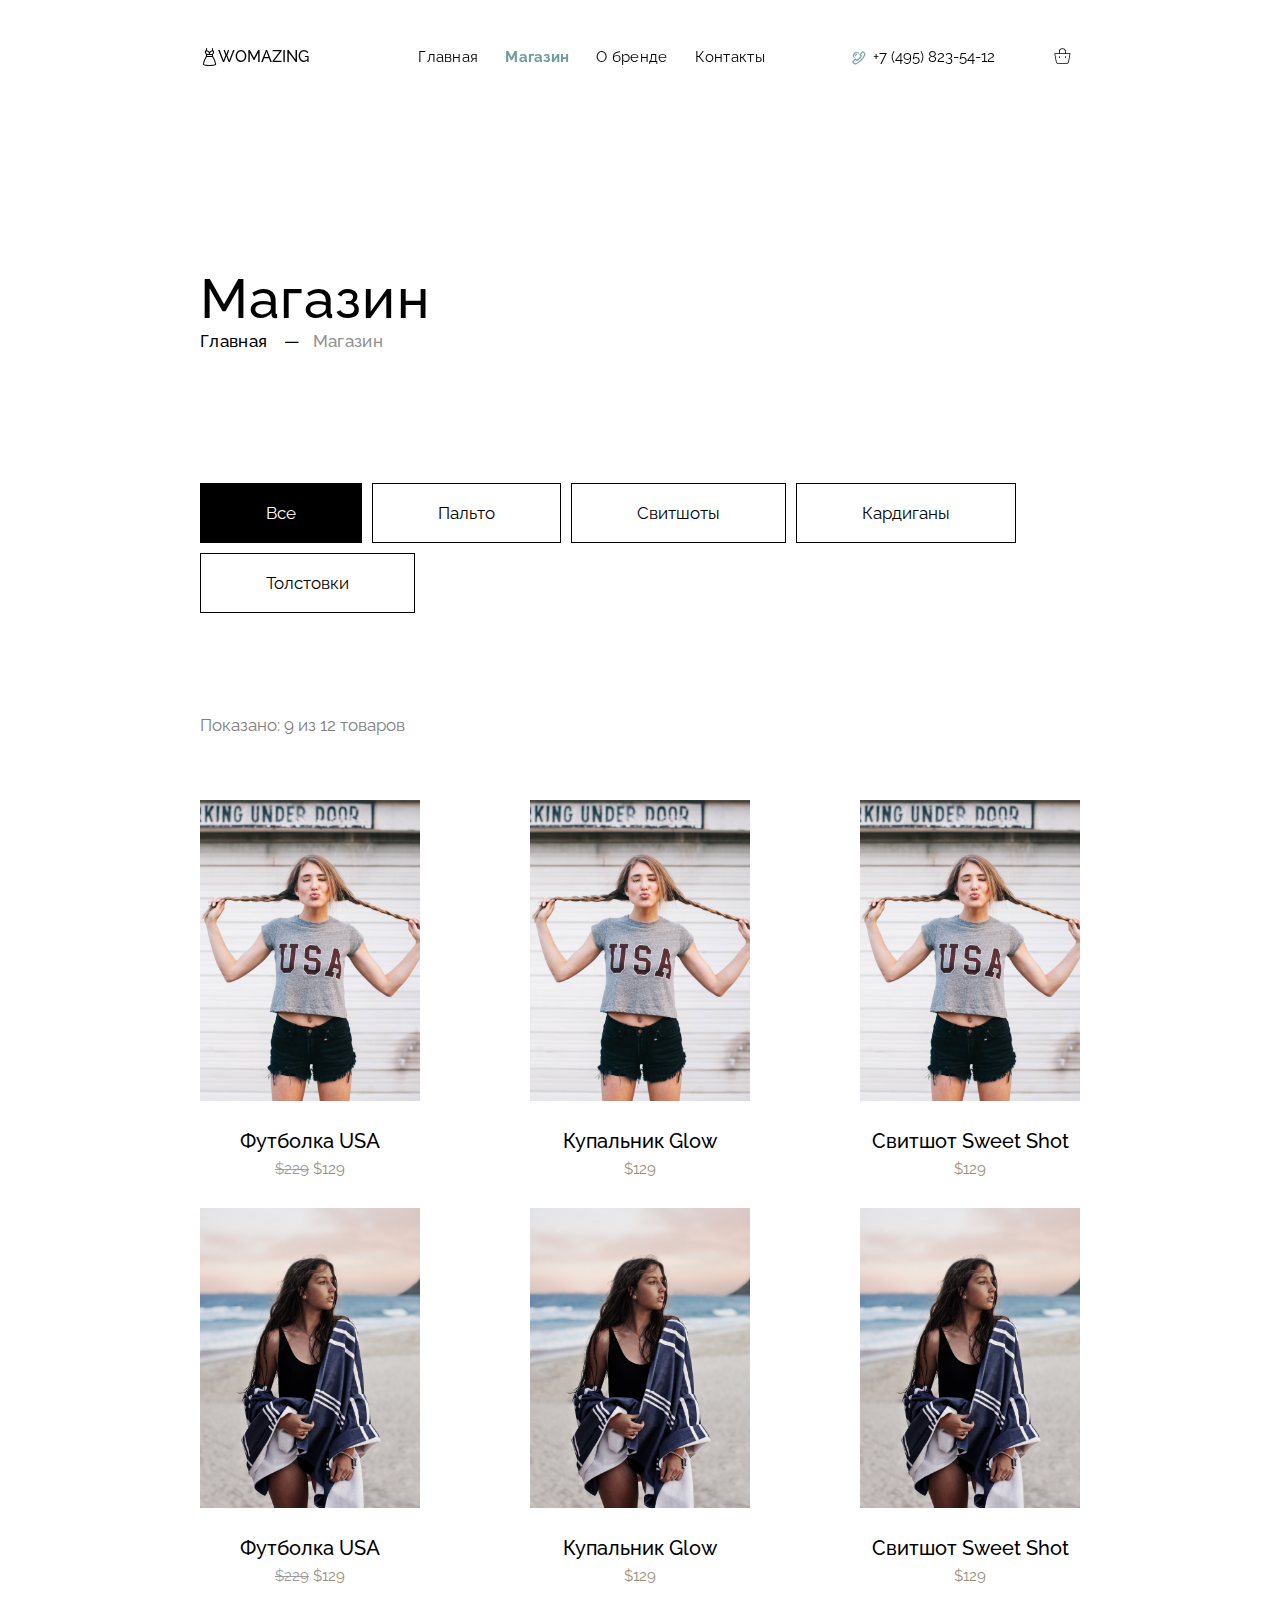
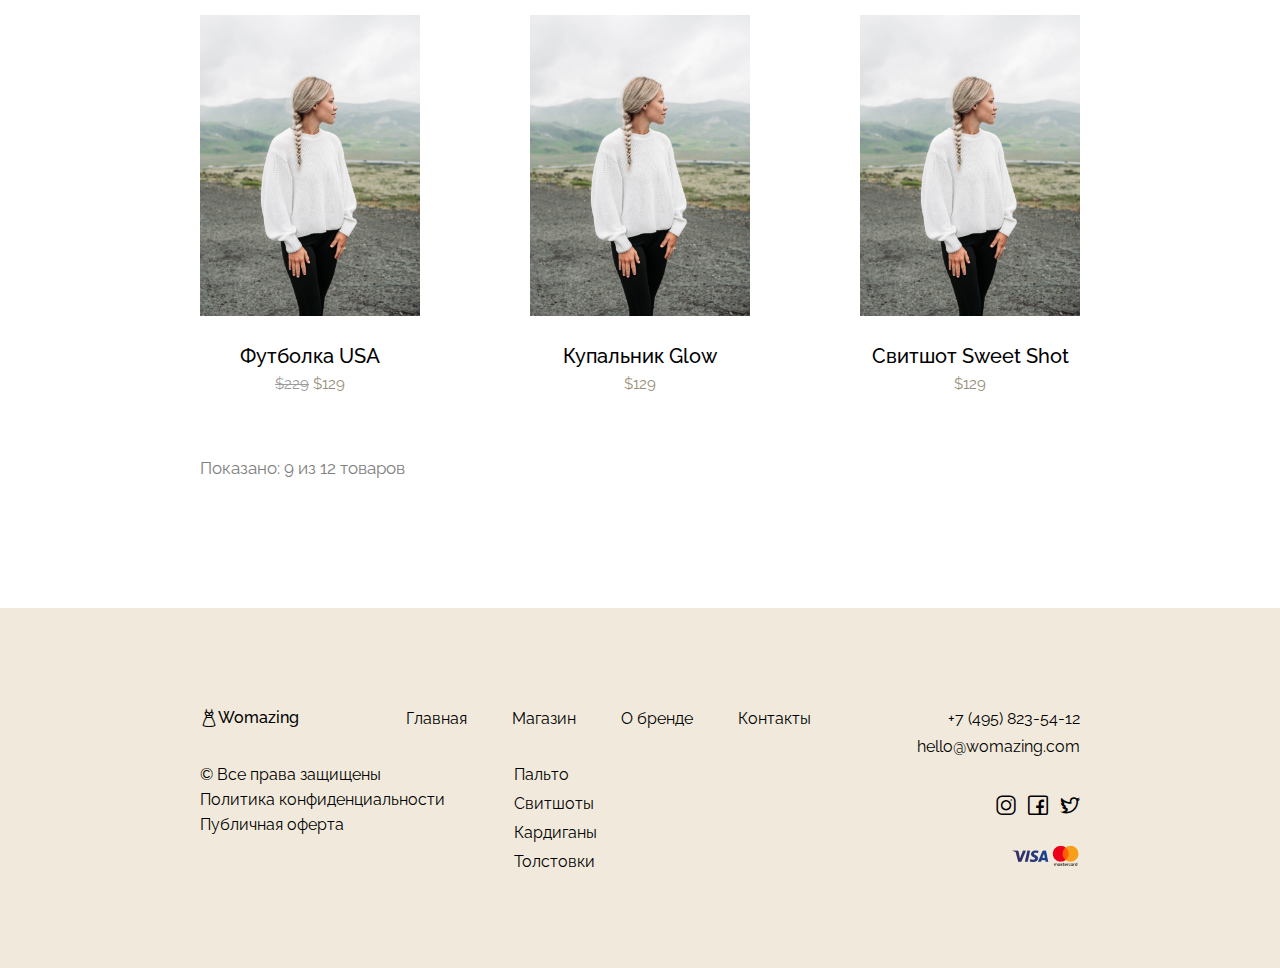
<file: shop.html>
<!DOCTYPE html>
<html lang="ru">
<head>
    <meta charset="UTF-8">
    <meta http-equiv="X-UA-Compatible" content="IE=edge">
    <meta name="viewport" content="width=device-width, initial-scale=1.0">
    <title>WOMAZING | Магазин</title>

    <!-- Styles -->
    <link rel="stylesheet" href="src/css/shop.css">

</head>
<body>
    <header class="header" id="header">
        <div class="header__wrapper">
            <div class="header__container container">
                <div class="header__body">
                    <div class="header__main">
                        <a href="index.html" class="header__logo"><span class="fa fa-logo"></span> WOMAZING</a>
                    </div>
                    <div class="header__menu menu">
                        <nav class="menu__body">
                            <ul class="menu__list">
                                <li class="menu__item">
                                    <a href="index.html" class="menu__link">Главная</a>
                                </li>
                                <li class="menu__item active">
                                    <a href="shop.html" class="menu__link">Магазин</a>
                                </li>
                                <li class="menu__item">
                                    <a href="brend.html" class="menu__link">О бренде</a>
                                </li>
                                <li class="menu__item">
                                    <a href="contacts.html" class="menu__link">Контакты</a>
                                </li>
                            </ul>
                        </nav>
                    </div>
                    <div class="header__phone phone">
                        <a href="#popup" class="fa fa-phone"></a>
                        <a href="tel:+74958235412" class="phone__link"> +7 (495) 823-54-12</a>
                    </div>
                    <div class="header__cart">
                        <a href="cart.html" class="cart__icon"><span class="fa fa-cart"></span></a>
                    </div>
                    <div class="burger">
                        <span class="line"></span>
                    </div>
                </div>
            </div>
        </div>
    </header>

    <section class="breadcrumbs">
        <div class="breadcrumbs__container container">
            <div class="breadcrumbs__body">
                <h1 class="breadcrumbs__title">Магазин</h1>
                <nav class="breadcrumbs__nav">
                    <a href="index.html">Главная</a>
                    <a>Магазин</a>
                </nav>
            </div>
        </div>
    </section>

    <div class="shop">
        <div class="shop__wrapper">
            <div class="shop__container container">
                <div class="shop__body">
                    <nav class="shop__nav">
                        <ul class="shop__category">
                            <li data-f="all" class="text-all active">Все</li>
                            <li data-f="palto" class="text-palto">Пальто</li>
                            <li data-f="sweetshot" class="text-sweetshot">Свитшоты</li>
                            <li data-f="cardigan" class="text-cardigan">Кардиганы</li>
                            <li data-f="tolst" class="text-tolst">Толстовки</li>
                        </ul>
                    </nav>
                    <div class="shop__main main block-cover">
                        <div class="main__body">
                            <p class="main__count-order">Показано: 9 из 12 товаров</p>
                            <div class="card__list">
                                <div class="card__item box palto">
                                    <div class="card__body">
                                        <div class="card__img">
                                            <img src="src/images/good1.png" alt="Девушка в футболке">
                                            <div class="card__overlay"><a href="single.html"><span class="fa fa-arrow-right"></span></a></div>
                                        </div>
                                        <h4 class="card__title">Футболка USA</h4>
                                        <div class="card__price price">
                                            <span class="price__old">$229</span>
                                            <span class="price__new">$129</span>
                                        </div>
                                    </div>
                                </div>
                                <div class="card__item box palto">
                                    <div class="card__body">
                                        <div class="card__img">
                                            <img src="src/images/good1.png" alt="Девушка в купальнике">
                                            <div class="card__overlay"><a href="single.html"><span class="fa fa-arrow-right"></span></a></div>
                                        </div>
                                        <h4 class="card__title">Купальник Glow</h4>
                                        <div class="card__price price">
                                            <span class="price__old"></span>
                                            <span class="price__new">$129</span>
                                        </div>
                                    </div>
                                </div>
                                <div class="card__item box palto">
                                    <div class="card__body">
                                        <div class="card__img">
                                            <img src="src/images/good1.png" alt="Девушка в свитшотеы">
                                            <div class="card__overlay"><a href="single.html"><span class="fa fa-arrow-right"></span></a></div>
                                        </div>
                                        <h4 class="card__title">Свитшот Sweet Shot</h4>
                                        <div class="card__price price">
                                            <span class="price__old"></span>
                                            <span class="price__new">$129</span>
                                        </div>
                                    </div>
                                </div>
                                <div class="card__item box sweetshot">
                                    <div class="card__body">
                                        <div class="card__img">
                                            <img src="src/images/good2.png" alt="Девушка в футболке">
                                            <div class="card__overlay"><a href="single.html"><span class="fa fa-arrow-right"></span></a></div>
                                        </div>
                                        <h4 class="card__title">Футболка USA</h4>
                                        <div class="card__price price">
                                            <span class="price__old">$229</span>
                                            <span class="price__new">$129</span>
                                        </div>
                                    </div>
                                </div>
                                <div class="card__item box sweetshot">
                                    <div class="card__body">
                                        <div class="card__img">
                                            <img src="src/images/good2.png" alt="Девушка в купальнике">
                                            <div class="card__overlay"><a href="single.html"><span class="fa fa-arrow-right"></span></a></div>
                                        </div>
                                        <h4 class="card__title">Купальник Glow</h4>
                                        <div class="card__price price">
                                            <span class="price__old"></span>
                                            <span class="price__new">$129</span>
                                        </div>
                                    </div>
                                </div>
                                <div class="card__item box sweetshot">
                                    <div class="card__body">
                                        <div class="card__img">
                                            <img src="src/images/good2.png" alt="Девушка в свитшотеы">
                                            <div class="card__overlay"><a href="single.html"><span class="fa fa-arrow-right"></span></a></div>
                                        </div>
                                        <h4 class="card__title">Свитшот Sweet Shot</h4>
                                        <div class="card__price price">
                                            <span class="price__old"></span>
                                            <span class="price__new">$129</span>
                                        </div>
                                    </div>
                                </div>
                                <div class="card__item box cardigan">
                                    <div class="card__body">
                                        <div class="card__img">
                                            <img src="src/images/good3.png" alt="Девушка в футболке">
                                            <div class="card__overlay"><a href="single.html"><span class="fa fa-arrow-right"></span></a></div>
                                        </div>
                                        <h4 class="card__title">Футболка USA</h4>
                                        <div class="card__price price">
                                            <span class="price__old">$229</span>
                                            <span class="price__new">$129</span>
                                        </div>
                                    </div>
                                </div>
                                <div class="card__item box cardigan">
                                    <div class="card__body">
                                        <div class="card__img">
                                            <img src="src/images/good3.png" alt="Девушка в купальнике">
                                            <div class="card__overlay"><a href="single.html"><span class="fa fa-arrow-right"></span></a></div>
                                        </div>
                                        <h4 class="card__title">Купальник Glow</h4>
                                        <div class="card__price price">
                                            <span class="price__old"></span>
                                            <span class="price__new">$129</span>
                                        </div>
                                    </div>
                                </div>
                                <div class="card__item box cardigan">
                                    <div class="card__body">
                                        <div class="card__img">
                                            <img src="src/images/good3.png" alt="Девушка в свитшотеы">
                                            <div class="card__overlay"><a href="single.html"><span class="fa fa-arrow-right"></span></a></div>
                                        </div>
                                        <h4 class="card__title">Свитшот Sweet Shot</h4>
                                        <div class="card__price price">
                                            <span class="price__old"></span>
                                            <span class="price__new">$129</span>
                                        </div>
                                    </div>
                                </div>
                                <div class="card__item box tolst hide">
                                    <div class="card__body">
                                        <div class="card__img">
                                            <img src="src/images/good1.png" alt="Девушка в футболке">
                                            <div class="card__overlay"><a href="single.html"><span class="fa fa-arrow-right"></span></a></div>
                                        </div>
                                        <h4 class="card__title">Футболка USA</h4>
                                        <div class="card__price price">
                                            <span class="price__old">$229</span>
                                            <span class="price__new">$129</span>
                                        </div>
                                    </div>
                                </div>
                                <div class="card__item box tolst hide">
                                    <div class="card__body">
                                        <div class="card__img">
                                            <img src="src/images/good2.png" alt="Девушка в купальнике">
                                            <div class="card__overlay"><a href="single.html"><span class="fa fa-arrow-right"></span></a></div>
                                        </div>
                                        <h4 class="card__title">Купальник Glow</h4>
                                        <div class="card__price price">
                                            <span class="price__old"></span>
                                            <span class="price__new">$129</span>
                                        </div>
                                    </div>
                                </div>
                                <div class="card__item box tolst hide">
                                    <div class="card__body">
                                        <div class="card__img">
                                            <img src="src/images/good3.png" alt="Девушка в свитшотеы">
                                            <div class="card__overlay"><a href="single.html"><span class="fa fa-arrow-right"></span></a></div>
                                        </div>
                                        <h4 class="card__title">Свитшот Sweet Shot</h4>
                                        <div class="card__price price">
                                            <span class="price__old"></span>
                                            <span class="price__new">$129</span>
                                        </div>
                                    </div>
                                </div>
                            </div>
                            <p class="main__count-order bot-65">Показано: 9 из 12 товаров</p>
                        </div>
                    </div>
                </div>
            </div>
        </div>
    </div>

    <footer class="footer">
        <div class="footer__wrapper">
            <div class="footer__container container">
                <div class="footer__body">
                    <div class="footer__head">
                        <nav class="footer__nav">
                            <a class="footer__logo"><span class="fa fa-logo"></span>Womazing</a>
                            <div class="footer__menu">
                                <ul class="footer__list">
                                    <li class="footer__item"><a href="#">Главная</a></li>
                                    <li class="footer__item"><a href="#">Магазин</a></li>
                                    <li class="footer__item"><a href="#">О бренде</a></li>
                                    <li class="footer__item"><a href="#">Контакты</a></li>
                                </ul>
                            </div>
                            <div class="footer__callback">
                                <a href="tel:+74958235412" class="footer__phone">+7 (495) 823-54-12</a>
                                <a href="mailto:hello@womazing.com" class="footer__mail">hello@womazing.com</a>
                            </div>   
                        </nav>
                    </div>
                    <div class="footer__foot">
                        <div class="footer__link">
                            <p>&copy; Все права защищены</p>
                            <a href="#">Политика конфиденциальности</a>
                            <a href="#">Публичная оферта</a>
                        </div>
                        <div class="footer__category">
                            <ul class="category__list">
                                <li><a href="#">Пальто</a></li>
                                <li><a href="#">Свитшоты</a></li>
                                <li><a href="#">Кардиганы</a></li>
                                <li><a href="#">Толстовки</a></li>
                            </ul>
                        </div>
                        <div class="footer__other-links">
                            <div class="soc-links">
                                <span class="fa fa-inst"></span>
                                <span class="fa fa-fb"></span>
                                <span class="fa fa-tw"></span>
                            </div>
                            <img src="src/images/visa.png" class="visa" alt="Виза">
                        </div>
                    </div>
                </div>
            </div>
        </div>
    </footer>

    <div id="popup" class="popup">
        <a href="#header" class="popup__area"></a>
        <div class="popup__body">
            <div class="popup__content">
                <a href="#header" class="popup__close"><span class="fa fa-close"></span></a>
                <form class="popup__form" method="POST" action="#">
                    <h3>Заказать обратный звонок</h3>
                    <input type="text" placeholder="Имя" required>
                    <input type="email" placeholder="E-mail" required>
                    <input type="number" placeholder="Телефон" required>
                    <input type="submit" class="btn" value="Заказать звонок">
                </form> 


                <!-- <h3>Отлично мы скоро вам перезвоним.</h3>
                <a href="#header" class="btn-outline">Закрыть</a> -->
            </div>
        </div>
    </div>

    <script src="src/js/scroll.js"></script>
    <script src="src/js/script.js"></script>
    <script src="src/js/filter.js"></script>
</body>
</html>
</file>
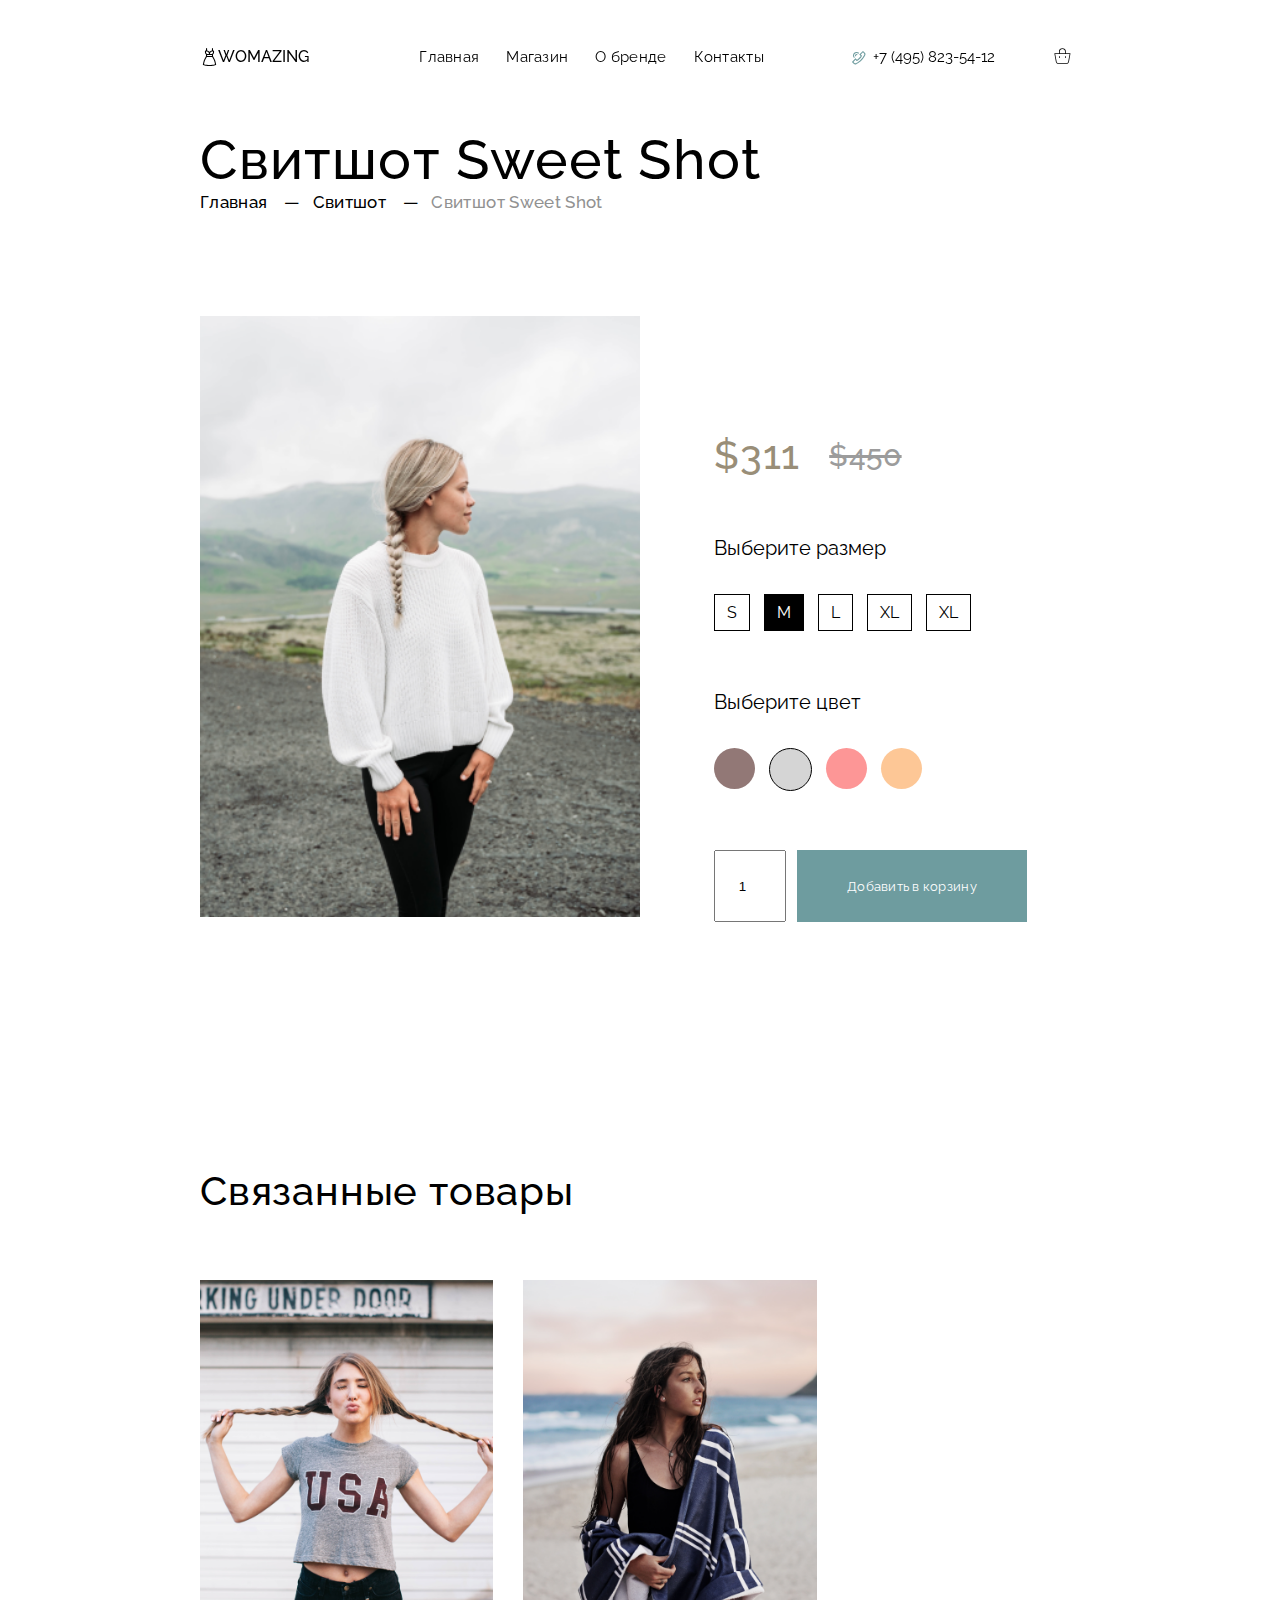
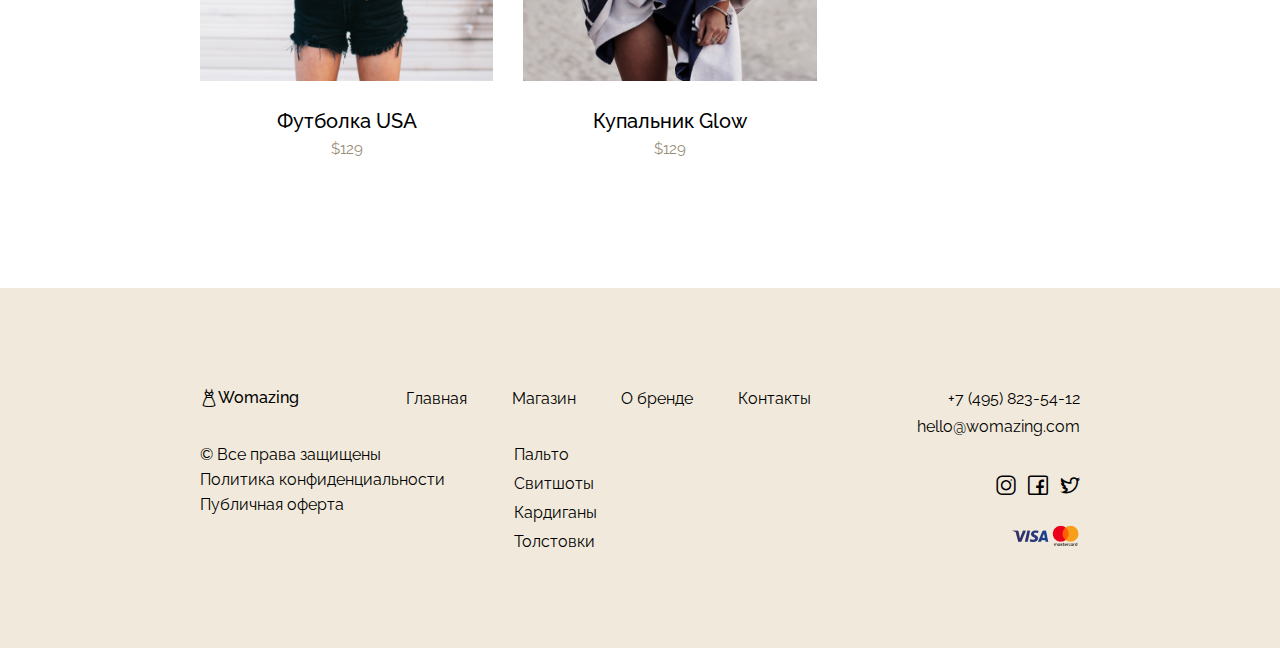
<file: single.html>
<!DOCTYPE html>
<html lang="ru">
<head>
    <meta charset="UTF-8">
    <meta http-equiv="X-UA-Compatible" content="IE=edge">
    <meta name="viewport" content="width=device-width, initial-scale=1.0">
    <title>WOMAZING | Одиночный товра</title>

    <!-- Styles -->
    <link rel="stylesheet" href="src/css/single.css">

</head>
<body>
    <header class="header" id="header">
        <div class="header__wrapper">
            <div class="header__container container">
                <div class="header__body">
                    <div class="header__main">
                        <a href="index.html" class="header__logo"><span class="fa fa-logo"></span> WOMAZING</a>
                    </div>
                    <div class="header__menu menu">
                        <nav class="menu__body">
                            <ul class="menu__list">
                                <li class="menu__item">
                                    <a href="index.html" class="menu__link">Главная</a>
                                </li>
                                <li class="menu__item">
                                    <a href="shop.html" class="menu__link">Магазин</a>
                                </li>
                                <li class="menu__item">
                                    <a href="brend.html" class="menu__link">О бренде</a>
                                </li>
                                <li class="menu__item">
                                    <a href="contacts.html" class="menu__link">Контакты</a>
                                </li>
                            </ul>
                        </nav>
                    </div>
                    <div class="header__phone phone">
                        <a href="#popup" class="fa fa-phone"></a>
                        <a href="tel:+74958235412" class="phone__link"> +7 (495) 823-54-12</a>
                    </div>
                    <div class="header__cart">
                        <a href="cart.html" class="cart__icon"><span class="fa fa-cart"></span></a>
                    </div>
                    <div class="burger">
                        <span class="line"></span>
                    </div>
                </div>
            </div>
        </div>
    </header>

    <section class="breadcrumbs">
        <div class="breadcrumbs__container container">
            <div class="breadcrumbs__body">
                <h1 class="breadcrumbs__title">Свитшот Sweet Shot</h1>
                <nav class="breadcrumbs__nav">
                    <a href="index.html">Главная</a>
                    <a href="#">Свитшот</a>
                    <a>Свитшот Sweet Shot</a>
                </nav>
            </div>
        </div>
    </section>

    <div class="single">
        <div class="single__wrapper">
            <div class="single__container container">
                <div class="single__body">
                    <div class="single__item item">
                        <div class="item__img"><img src="src/images/good3.png"></div>
                        <div class="item__options options">
                            <div class="options__price">
                                <div class="price__new">$311</div>
                                <div class="price__old">$450</div>
                            </div>
                            <div class="options__size __box-options">
                                <p>Выберите размер</p>
                                <ul>
                                    <li><a href="#">S</a></li>
                                    <li class="active"><a href="#">M</a></li>
                                    <li><a href="#">L</a></li>
                                    <li><a href="#">XL</a></li>
                                    <li><a href="#">XL</a></li>
                                </ul>
                            </div>
                            <div class="options__color __box-options">
                                <p>Выберите цвет</p>
                                <ul>
                                    <li><a href="#"></a></li>
                                    <li class="active"><a href="#"></a></li>
                                    <li><a href="#"></a></li>
                                    <li><a href="#"></a></li>
                                </ul>
                            </div>
                            <div class="options__add">
                                <form>
                                    <input type="number" value="1">
                                    <input type="submit" value="Добавить в корзину" class="btn">
                                </form>
                            </div>
                        </div>
                    </div>
                    <div class="single__related">
                        <h2>Связанные товары</h2>
                        <div class="card__list">
                            <div class="card__item">
                                <div class="card__body">
                                    <div class="card__img">
                                        <img src="src/images/good1.png" alt="Девушка в футболке">
                                        <div class="card__overlay"><a href="single.html"><span class="fa fa-arrow-right"></span></a></div>
                                    </div>
                                    <h4 class="card__title">Футболка USA</h4>
                                    <div class="card__price price">
                                        <span class="price__new">$129</span>
                                    </div>
                                </div>
                            </div>
                            <div class="card__item">
                                <div class="card__body">
                                    <div class="card__img">
                                        <img src="src/images/good2.png" alt="Девушка в купальнике">
                                        <div class="card__overlay"><a href="single.html"><span class="fa fa-arrow-right"></span></a></div>
                                    </div>
                                    <h4 class="card__title">Купальник Glow</h4>
                                    <div class="card__price price">
                                        <span class="price__old"></span>
                                        <span class="price__new">$129</span>
                                    </div>
                                </div>
                            </div>
                        </div>
                    </div>
                </div>
            </div>
        </div>
    </div>

    <footer class="footer">
        <div class="footer__wrapper">
            <div class="footer__container container">
                <div class="footer__body">
                    <div class="footer__head">
                        <nav class="footer__nav">
                            <a class="footer__logo"><span class="fa fa-logo"></span>Womazing</a>
                            <div class="footer__menu">
                                <ul class="footer__list">
                                    <li class="footer__item"><a href="#">Главная</a></li>
                                    <li class="footer__item"><a href="#">Магазин</a></li>
                                    <li class="footer__item"><a href="#">О бренде</a></li>
                                    <li class="footer__item"><a href="#">Контакты</a></li>
                                </ul>
                            </div>
                            <div class="footer__callback">
                                <a href="tel:+74958235412" class="footer__phone">+7 (495) 823-54-12</a>
                                <a href="mailto:hello@womazing.com" class="footer__mail">hello@womazing.com</a>
                            </div>   
                        </nav>
                    </div>
                    <div class="footer__foot">
                        <div class="footer__link">
                            <p>&copy; Все права защищены</p>
                            <a href="#">Политика конфиденциальности</a>
                            <a href="#">Публичная оферта</a>
                        </div>
                        <div class="footer__category">
                            <ul class="category__list">
                                <li><a href="#">Пальто</a></li>
                                <li><a href="#">Свитшоты</a></li>
                                <li><a href="#">Кардиганы</a></li>
                                <li><a href="#">Толстовки</a></li>
                            </ul>
                        </div>
                        <div class="footer__other-links">
                            <div class="soc-links">
                                <span class="fa fa-inst"></span>
                                <span class="fa fa-fb"></span>
                                <span class="fa fa-tw"></span>
                            </div>
                            <img src="src/images/visa.png" class="visa" alt="Виза">
                        </div>
                    </div>
                </div>
            </div>
        </div>
    </footer>

    <div id="popup" class="popup">
        <a href="#header" class="popup__area"></a>
        <div class="popup__body">
            <div class="popup__content">
                <a href="#header" class="popup__close"><span class="fa fa-close"></span></a>
                <form class="popup__form" method="POST" action="#">
                    <h3>Заказать обратный звонок</h3>
                    <input type="text" placeholder="Имя" required>
                    <input type="email" placeholder="E-mail" required>
                    <input type="number" placeholder="Телефон" required>
                    <input type="submit" class="btn" value="Заказать звонок">
                </form> 


                <!-- <h3>Отлично мы скоро вам перезвоним.</h3>
                <a href="#header" class="btn-outline">Закрыть</a> -->
            </div>
        </div>
    </div>

    <script src="src/js/scroll.js"></script>
    <script src="src/js/script.js"></script>
</body>
</html>
</file>
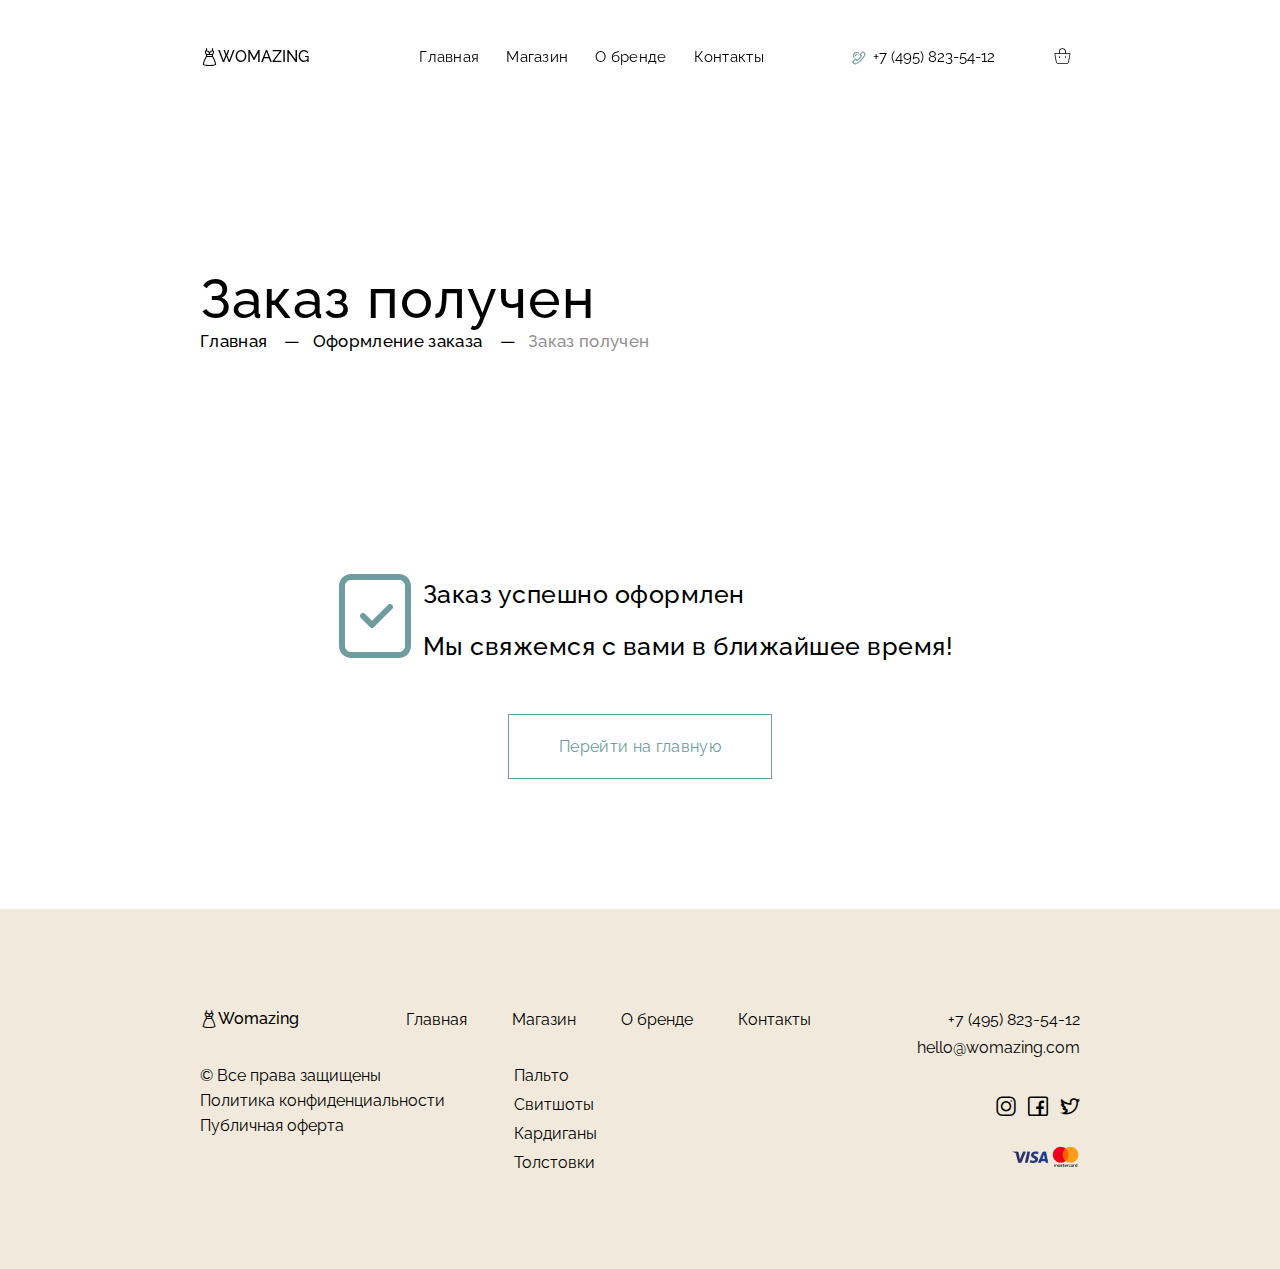
<file: success.html>
<!DOCTYPE html>
<html lang="ru">
<head>
    <meta charset="UTF-8">
    <meta http-equiv="X-UA-Compatible" content="IE=edge">
    <meta name="viewport" content="width=device-width, initial-scale=1.0">
    <title>WOMAZING | Заказ получен</title>

    <!-- Styles -->
    <link rel="stylesheet" href="src/css/success.css">

</head>
<body>
    <header class="header" id="header">
        <div class="header__wrapper">
            <div class="header__container container">
                <div class="header__body">
                    <div class="header__main">
                        <a href="index.html" class="header__logo"><span class="fa fa-logo"></span> WOMAZING</a>
                    </div>
                    <div class="header__menu menu">
                        <nav class="menu__body">
                            <ul class="menu__list">
                                <li class="menu__item">
                                    <a href="index.html" class="menu__link">Главная</a>
                                </li>
                                <li class="menu__item">
                                    <a href="shop.html" class="menu__link">Магазин</a>
                                </li>
                                <li class="menu__item">
                                    <a href="brend.html" class="menu__link">О бренде</a>
                                </li>
                                <li class="menu__item">
                                    <a href="contacts.html" class="menu__link">Контакты</a>
                                </li>
                            </ul>
                        </nav>
                    </div>
                    <div class="header__phone phone">
                        <a href="#popup" class="fa fa-phone"></a>
                        <a href="tel:+74958235412" class="phone__link"> +7 (495) 823-54-12</a>
                    </div>
                    <div class="header__cart">
                        <a href="cart.html" class="cart__icon"><span class="fa fa-cart"></span></a>
                    </div>
                    <div class="burger">
                        <span class="line"></span>
                    </div>
                </div>
            </div>
        </div>
    </header>

    <section class="breadcrumbs">
        <div class="breadcrumbs__container container">
            <div class="breadcrumbs__body">
                <h1 class="breadcrumbs__title">Заказ получен</h1>
                <nav class="breadcrumbs__nav">
                    <a href="index.html">Главная</a>
                    <a href="checkout.html">Оформление заказа</a>
                    <a>Заказ получен</a>
                </nav>
            </div>
        </div>
    </section>

    <section class="success">
        <div class="success__wrapper">
            <div class="success__container container">
                <div class="success__body">
                    <div class="success__info">
                        <svg width="96" height="96" viewBox="0 0 96 96" fill="none" xmlns="http://www.w3.org/2000/svg">
                            <path fill-rule="evenodd" clip-rule="evenodd" d="M65.1224 36.876C65.4018 37.1547 65.6235 37.4857 65.7747 37.8502C65.9259 38.2147 66.0038 38.6054 66.0038 39C66.0038 39.3946 65.9259 39.7853 65.7747 40.1498C65.6235 40.5143 65.4018 40.8453 65.1224 41.124L47.1224 59.124C46.8437 59.4034 46.5127 59.625 46.1482 59.7763C45.7838 59.9275 45.393 60.0053 44.9984 60.0053C44.6038 60.0053 44.2131 59.9275 43.8486 59.7763C43.4841 59.625 43.1531 59.4034 42.8744 59.124L33.8744 50.124C33.5955 49.8451 33.3742 49.5139 33.2233 49.1495C33.0723 48.7851 32.9946 48.3945 32.9946 48C32.9946 47.6055 33.0723 47.2149 33.2233 46.8505C33.3742 46.4861 33.5955 46.1549 33.8744 45.876C34.1533 45.5971 34.4845 45.3758 34.8489 45.2248C35.2134 45.0739 35.604 44.9962 35.9984 44.9962C36.3929 44.9962 36.7835 45.0739 37.1479 45.2248C37.5124 45.3758 37.8435 45.5971 38.1224 45.876L44.9984 52.758L60.8744 36.876C61.1531 36.5966 61.4842 36.375 61.8486 36.2237C62.2131 36.0725 62.6038 35.9946 62.9984 35.9946C63.393 35.9946 63.7838 36.0725 64.1482 36.2237C64.5127 36.375 64.8437 36.5966 65.1224 36.876Z" fill="#6E9C9F"/>
                            <path fill-rule="evenodd" clip-rule="evenodd" d="M24 6H72C75.1826 6 78.2348 7.26428 80.4853 9.51472C82.7357 11.7652 84 14.8174 84 18V78C84 81.1826 82.7357 84.2348 80.4853 86.4853C78.2348 88.7357 75.1826 90 72 90H24C20.8174 90 17.7652 88.7357 15.5147 86.4853C13.2643 84.2348 12 81.1826 12 78V18C12 14.8174 13.2643 11.7652 15.5147 9.51472C17.7652 7.26428 20.8174 6 24 6ZM24 12C22.4087 12 20.8826 12.6321 19.7574 13.7574C18.6321 14.8826 18 16.4087 18 18V78C18 79.5913 18.6321 81.1174 19.7574 82.2426C20.8826 83.3679 22.4087 84 24 84H72C73.5913 84 75.1174 83.3679 76.2426 82.2426C77.3679 81.1174 78 79.5913 78 78V18C78 16.4087 77.3679 14.8826 76.2426 13.7574C75.1174 12.6321 73.5913 12 72 12H24Z" fill="#6E9C9F"/>
                        </svg>
                        <div class="success__text">
                            <p class="success__form-title">Заказ успешно оформлен</p>
                            <p class="success__form-subtitle">Мы свяжемся с вами в ближайшее время!</p>
                        </div>    
                    </div>
                    <a href="index.html" class="btn-outline success__btn">Перейти на главную</a>
                </div>
            </div>
        </div>
    </section>


    <footer class="footer">
        <div class="footer__wrapper">
            <div class="footer__container container">
                <div class="footer__body">
                    <div class="footer__head">
                        <nav class="footer__nav">
                            <a class="footer__logo"><span class="fa fa-logo"></span>Womazing</a>
                            <div class="footer__menu">
                                <ul class="footer__list">
                                    <li class="footer__item"><a href="#">Главная</a></li>
                                    <li class="footer__item"><a href="#">Магазин</a></li>
                                    <li class="footer__item"><a href="#">О бренде</a></li>
                                    <li class="footer__item"><a href="#">Контакты</a></li>
                                </ul>
                            </div>
                            <div class="footer__callback">
                                <a href="tel:+74958235412" class="footer__phone">+7 (495) 823-54-12</a>
                                <a href="mailto:hello@womazing.com" class="footer__mail">hello@womazing.com</a>
                            </div>   
                        </nav>
                    </div>
                    <div class="footer__foot">
                        <div class="footer__link">
                            <p>&copy; Все права защищены</p>
                            <a href="#">Политика конфиденциальности</a>
                            <a href="#">Публичная оферта</a>
                        </div>
                        <div class="footer__category">
                            <ul class="category__list">
                                <li><a href="#">Пальто</a></li>
                                <li><a href="#">Свитшоты</a></li>
                                <li><a href="#">Кардиганы</a></li>
                                <li><a href="#">Толстовки</a></li>
                            </ul>
                        </div>
                        <div class="footer__other-links">
                            <div class="soc-links">
                                <span class="fa fa-inst"></span>
                                <span class="fa fa-fb"></span>
                                <span class="fa fa-tw"></span>
                            </div>
                            <img src="src/images/visa.png" class="visa" alt="Виза">
                        </div>
                    </div>
                </div>
            </div>
        </div>
    </footer>

    <div id="popup" class="popup">
        <a href="#header" class="popup__area"></a>
        <div class="popup__body">
            <div class="popup__content">
                <a href="#header" class="popup__close"><span class="fa fa-close"></span></a>
                <form class="popup__form" method="POST" action="#">
                    <h3>Заказать обратный звонок</h3>
                    <input type="text" placeholder="Имя" required>
                    <input type="email" placeholder="E-mail" required>
                    <input type="number" placeholder="Телефон" required>
                    <input type="submit" class="btn" value="Заказать звонок">
                </form> 


                <!-- <h3>Отлично мы скоро вам перезвоним.</h3>
                <a href="#header" class="btn-outline">Закрыть</a> -->
            </div>
        </div>
    </div>

    <script src="src/js/scroll.js"></script>
    <script src="src/js/script.js"></script>
</body>
</html>
</file>
<file: src/css/style.css>
/* Базовые стили */
@import url('base/index.css');

/* Шапка */
@import url('header/index.css');

/* Главная страницы */
@import url('index/index.css');

/* Подвал */
@import url('footer/index.css');
</file>
<file: src/css/brend.css>
/* Базовые стили */
@import url('base/index.css');

/* Шапка */
@import url('header/index.css');

/* Главная страницы */
@import url('brend/index.css');

/* Подвал */
@import url('footer/index.css');
</file>
<file: src/css/cart.css>
/* Базовые стили */
@import url('base/index.css');

/* Шапка */
@import url('header/index.css');

/* Главная страницы */
@import url('cart/index.css');

/* Подвал */
@import url('footer/index.css');
</file>
<file: src/css/checkout.css>
/* Базовые стили */
@import url('base/index.css');

/* Шапка */
@import url('header/index.css');

/* Главная страницы */
@import url('checkout/index.css');

/* Подвал */
@import url('footer/index.css');
</file>
<file: src/css/contacts.css>
/* Базовые стили */
@import url('base/index.css');

/* Шапка */
@import url('header/index.css');

/* Главная страницы */
@import url('contacts/index.css');

/* Подвал */
@import url('footer/index.css');
</file>
<file: src/css/shop.css>
/* Базовые стили */
@import url('base/index.css');

/* Шапка */
@import url('header/index.css');

/* Главная страницы */
@import url('shop/index.css');

/* Подвал */
@import url('footer/index.css');
</file>
<file: src/css/single.css>
/* Базовые стили */
@import url('base/index.css');

/* Шапка */
@import url('header/index.css');

/* Главная страницы */
@import url('single/index.css');

/* Подвал */
@import url('footer/index.css');
</file>
<file: src/css/success.css>
/* Базовые стили */
@import url('base/index.css');

/* Шапка */
@import url('header/index.css');

/* Заказ оформлен */
@import url('success/index.css');

/* Подвал */
@import url('footer/index.css');
</file>
